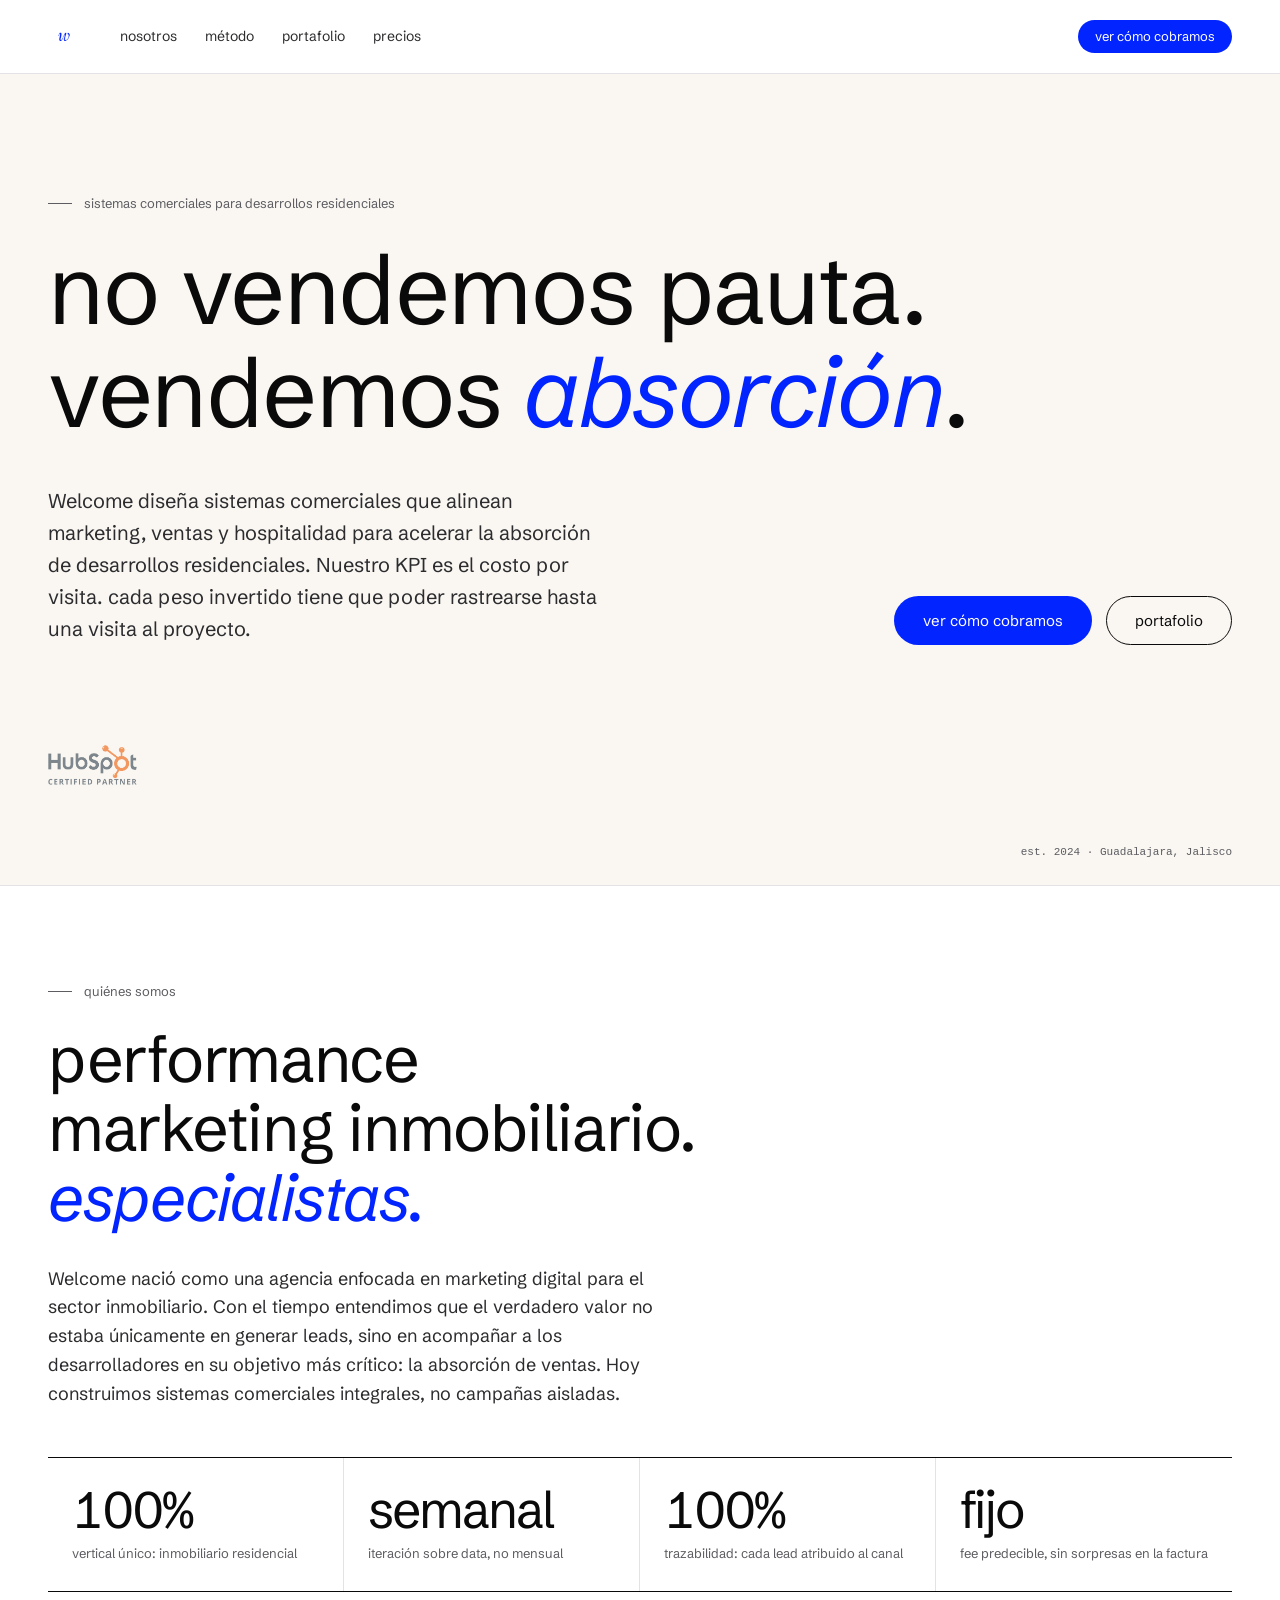
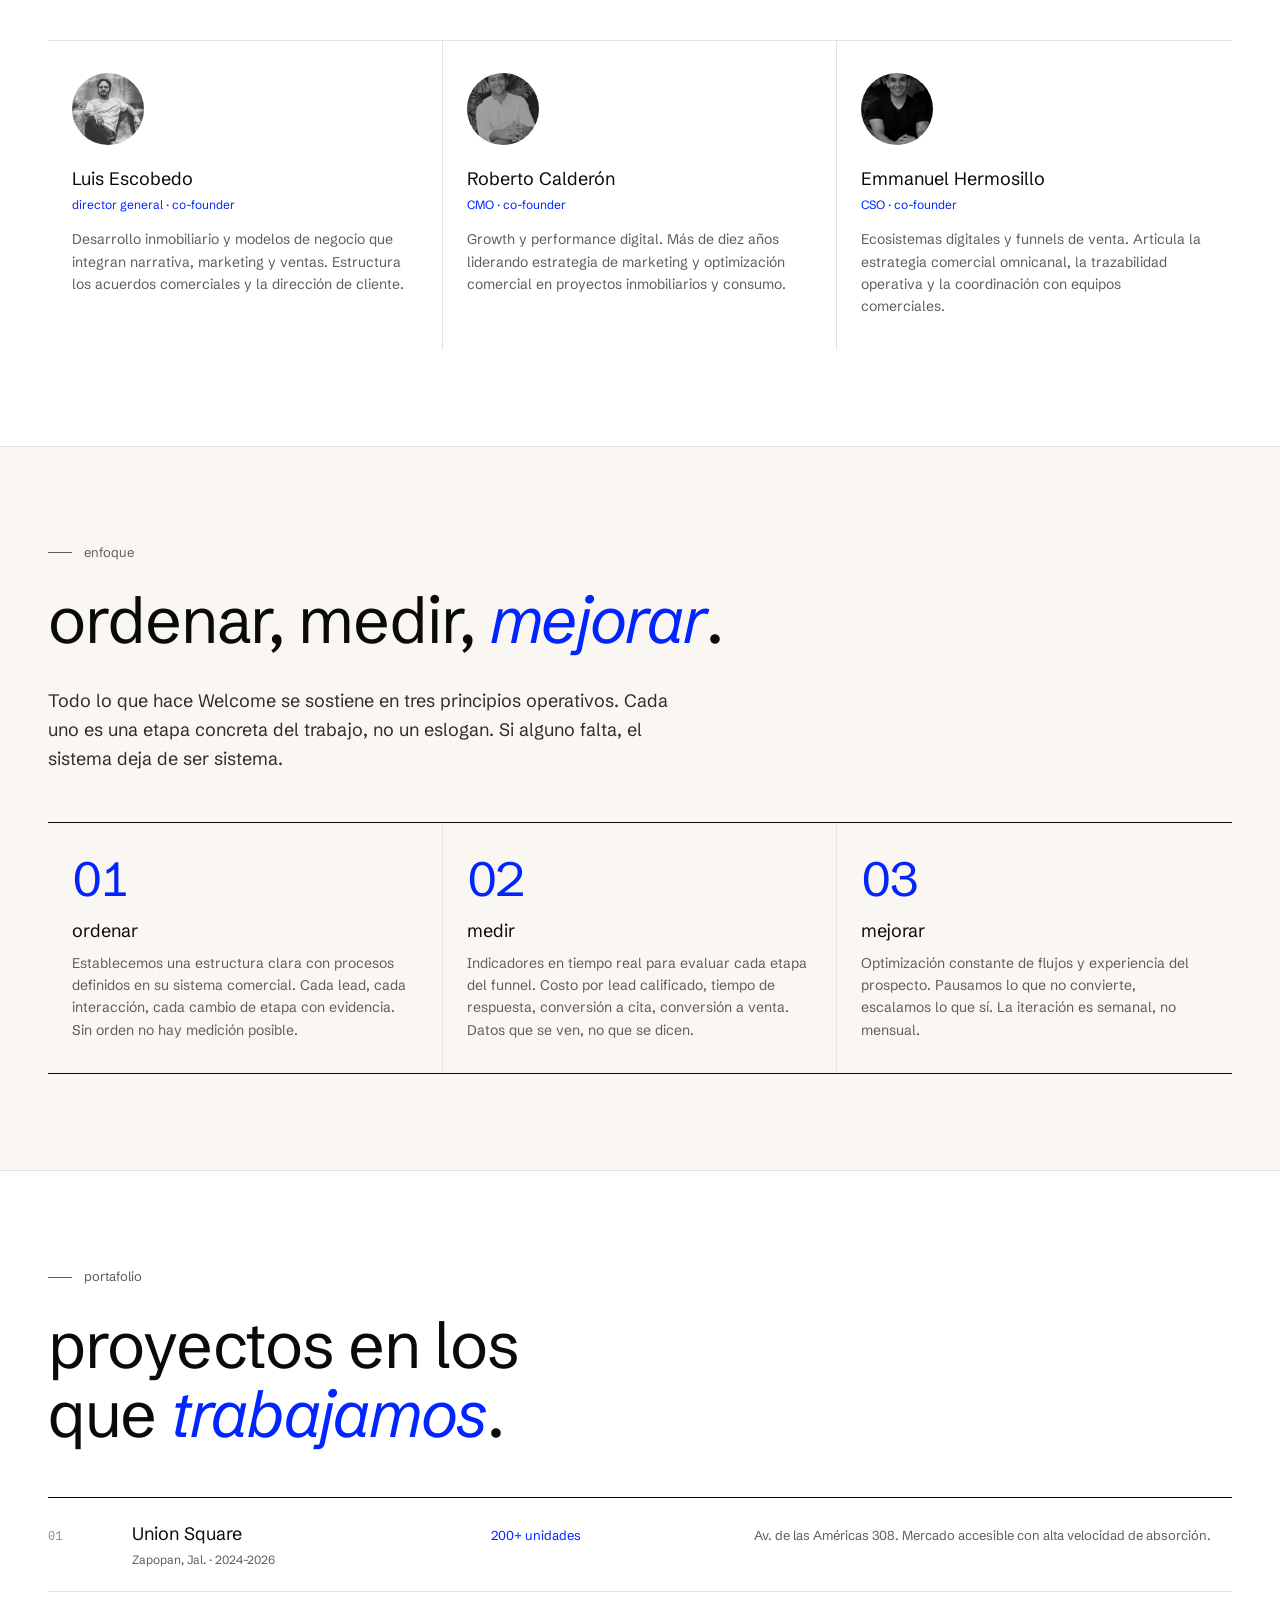
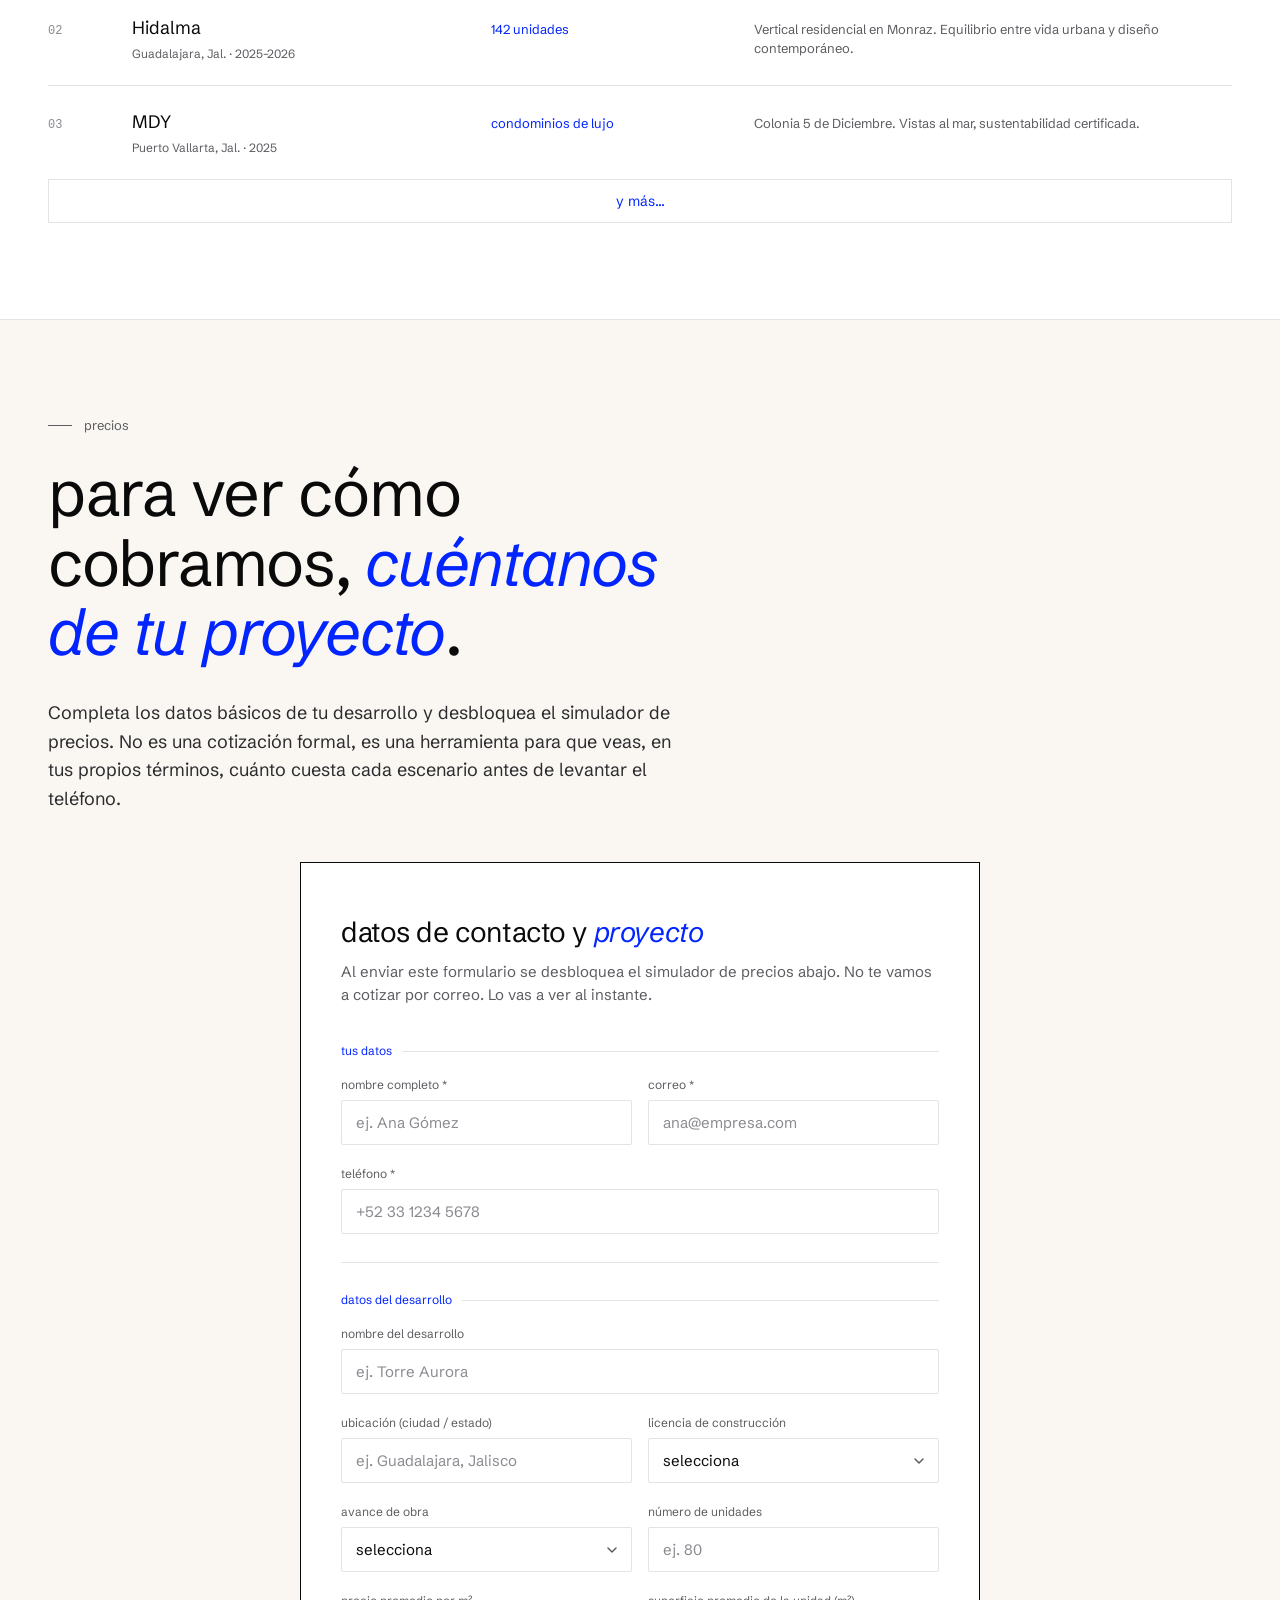
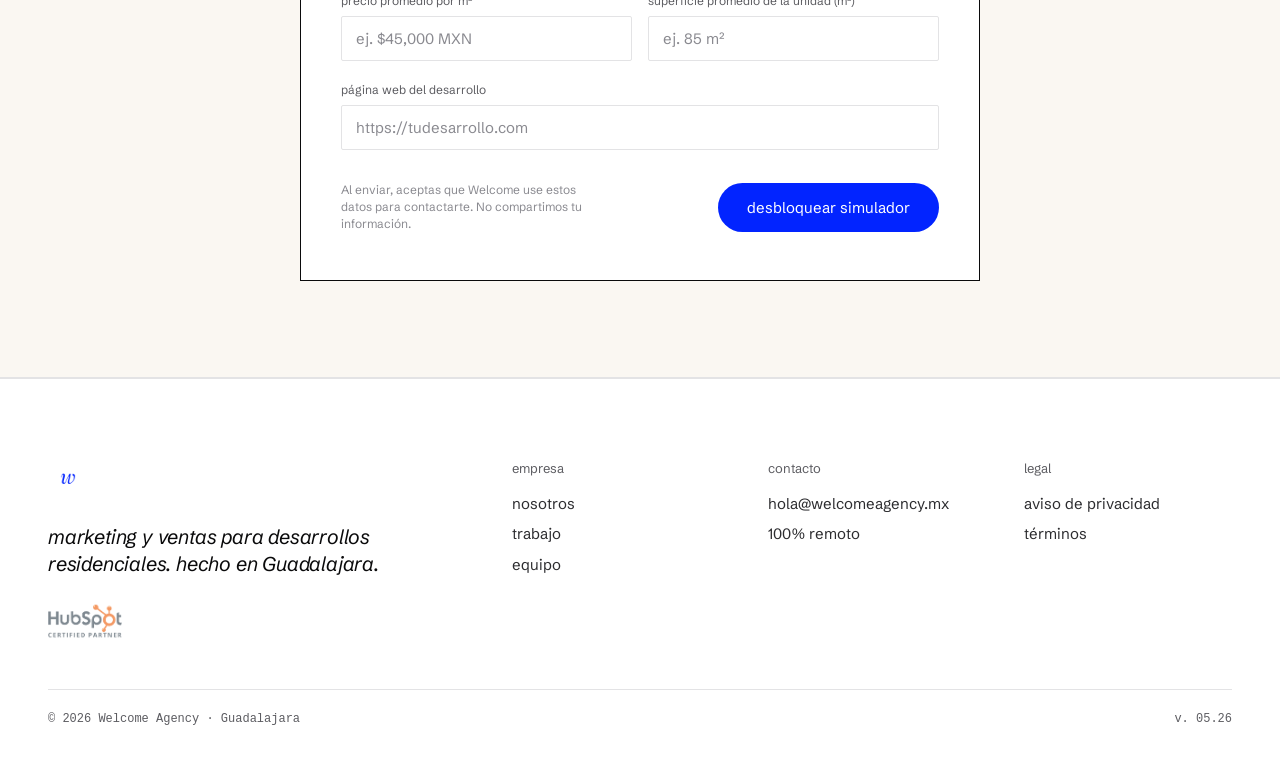
<file: index.html>
<!doctype html>
<html lang="es">
<head>
<meta charset="utf-8">
<title>Welcome Agency | sistemas comerciales para desarrollos residenciales</title>
<meta name="viewport" content="width=device-width, initial-scale=1">
<meta name="description" content="Welcome Agency diseña sistemas comerciales que alinean marketing, ventas y hospitalidad para acelerar la absorción de desarrollos residenciales. Guadalajara, México.">

<!-- Favicon -->
<link rel="icon" type="image/png" href="assets/favicon.png">
<link rel="apple-touch-icon" href="assets/favicon.png">

<!-- Open Graph / WhatsApp -->
<meta property="og:type" content="website">
<meta property="og:title" content="Welcome Agency | sistemas comerciales para desarrollos residenciales">
<meta property="og:description" content="Diseñamos sistemas comerciales que alinean marketing, ventas y hospitalidad para acelerar la absorción de desarrollos residenciales.">
<meta property="og:image" content="https://welcomeagency.mx/assets/favicon.png">
<meta property="og:url" content="https://welcomeagency.mx">
<meta property="og:site_name" content="Welcome Agency">

<!-- Twitter Card -->
<meta name="twitter:card" content="summary">
<meta name="twitter:title" content="Welcome Agency | sistemas comerciales para desarrollos residenciales">
<meta name="twitter:description" content="Marketing y ventas para desarrollos residenciales. Guadalajara, México.">
<meta name="twitter:image" content="https://welcomeagency.mx/assets/favicon.png">

<link rel="preconnect" href="https://fonts.googleapis.com">
<link rel="preconnect" href="https://fonts.gstatic.com" crossorigin>
<link href="https://fonts.googleapis.com/css2?family=Schibsted+Grotesk:ital,wght@0,400..900;1,400..900&display=swap" rel="stylesheet">
<style>
/* ============================================================
   WELCOME AGENCY — Conversion Landing Page
   Design system: Schibsted Grotesk 400 only, no bold, no serif,
   no uppercase titles, no black-on-blue, no emoji, pill buttons.
   ============================================================ */
:root {
  --welcome-blue:        #0224FF;
  --welcome-blue-deep:   #0118C9;
  --welcome-blue-bright: #2A47FF;
  --welcome-blue-tint:   #E5E8FF;
  --welcome-blue-soft:   #F2F3FF;
  --paper:        #FFFFFF;
  --paper-warm:   #FAF7F2;
  --ink:          #0A0A0B;
  --ink-2:        #2C2C2F;
  --ink-3:        #5C5C61;
  --ink-4:        #8A8A90;
  --rule:         #E3E3E5;
  --font-sans: 'Schibsted Grotesk', 'Helvetica Neue', Helvetica, Arial, sans-serif;
  --font-mono: ui-monospace, 'SF Mono', Menlo, Consolas, monospace;
  --ease: cubic-bezier(.2,.6,.2,1);
}
*, *::before, *::after { box-sizing: border-box; }
html { -webkit-font-smoothing: antialiased; -moz-osx-font-smoothing: grayscale; scroll-behavior: smooth; }
body {
  margin: 0;
  font-family: var(--font-sans);
  font-size: 16px;
  line-height: 1.5;
  color: var(--ink);
  background: var(--paper);
  font-variation-settings: 'wght' 400;
  font-weight: 400;
}
h1,h2,h3,h4,p { margin: 0; font-weight: 400; font-variation-settings: 'wght' 400; }
a { color: inherit; text-decoration: none; }
img { display: block; max-width: 100%; }
strong, b { font-weight: 400; font-style: italic; }

/* ---- NAV ---- */
.nav {
  display: flex; align-items: center; justify-content: space-between;
  padding: 20px 48px;
  border-bottom: 1px solid var(--rule);
  background: #fff;
  position: sticky; top: 0; z-index: 20;
}
.nav__logo { height: 32px; width: 32px; object-fit: contain; }
.nav__links { display: flex; gap: 28px; font-size: 14px; }
.nav__links a { color: var(--ink-2); transition: color .18s var(--ease); }
.nav__links a:hover { color: var(--welcome-blue); }
.nav__left { display: flex; align-items: center; gap: 40px; }
.btn {
  font-family: inherit; font-weight: 400; font-size: 14px;
  border: 1px solid transparent; cursor: pointer;
  border-radius: 999px;
  transition: all .18s var(--ease);
  display: inline-flex; align-items: center; gap: 8px;
  text-decoration: none; line-height: 1;
  padding: 13px 22px;
  background: var(--welcome-blue); color: #fff;
}
.btn:hover { background: var(--welcome-blue-deep); }
.btn--sm { padding: 9px 16px; font-size: 13px; }
.btn--secondary { background: transparent; color: var(--ink); border-color: var(--ink); }
.btn--secondary:hover { background: var(--ink); color: #fff; }
.btn--white { background: #fff; color: var(--welcome-blue); }
.btn--white:hover { background: var(--welcome-blue-tint); }
.btn--lg { padding: 16px 28px; font-size: 15px; }

/* ---- SECTIONS ---- */
.section { padding: 96px 48px; border-bottom: 1px solid var(--rule); }
.section--warm { background: var(--paper-warm); }
.section--blue { background: var(--welcome-blue); color: #fff; border-bottom-color: var(--welcome-blue-deep); }
.section__inner { max-width: 1200px; margin: 0 auto; }
.section__eyebrow { font-size: 13px; color: var(--ink-3); margin-bottom: 24px; display: flex; align-items: center; gap: 12px; }
.section__eyebrow::before { content: ''; width: 24px; height: 1px; background: currentColor; flex-shrink: 0; }
.section--blue .section__eyebrow { color: rgba(255,255,255,.7); }
.section--blue .section__eyebrow::before { background: rgba(255,255,255,.5); }
.section__title {
  font-size: clamp(36px, 5vw, 64px);
  line-height: 1.08; letter-spacing: -.02em;
  max-width: 18ch; text-wrap: balance;
  margin-bottom: 32px;
}
.section__title em { font-style: italic; color: var(--welcome-blue); }
.section--blue .section__title em { color: rgba(255,255,255,.85); }
.section__desc {
  font-size: 18px; line-height: 1.6; color: var(--ink-2);
  max-width: 58ch; margin-bottom: 48px;
}
.section--blue .section__desc { color: rgba(255,255,255,.88); }

/* ---- HERO ---- */
.hero { padding: 120px 48px 96px; background: var(--paper-warm); position: relative; border-bottom: 1px solid var(--rule); }
.hero__inner { max-width: 1200px; margin: 0 auto; }
.hero__title {
  font-size: clamp(48px, 7.5vw, 96px);
  line-height: 1.08; letter-spacing: -.015em;
  max-width: 16ch; text-wrap: balance;
  margin-bottom: 40px;
}
.hero__title em { font-style: italic; color: var(--welcome-blue); }
.hero__below { display: grid; grid-template-columns: 1fr 1fr; gap: 64px; align-items: end; }
.hero__desc { font-size: 20px; line-height: 1.6; color: var(--ink-2); max-width: 46ch; }
.hero__actions { display: flex; gap: 14px; justify-content: flex-end; }
.hero__meta { position: absolute; bottom: 24px; right: 48px; font-family: var(--font-mono); font-size: 11px; color: var(--ink-3); }

/* ---- STATS ROW ---- */
.stats-row {
  display: grid; grid-template-columns: repeat(4, 1fr);
  border-top: 1px solid var(--ink); border-bottom: 1px solid var(--ink);
  margin-top: 48px;
}
.stats-row--blue { border-color: rgba(255,255,255,.3); }
.stat-cell { padding: 28px 24px; border-right: 1px solid var(--rule); }
.stat-cell:last-child { border-right: 0; }
.stats-row--blue .stat-cell { border-right-color: rgba(255,255,255,.2); }
.stat-cell__val {
  font-size: clamp(36px, 4vw, 56px);
  line-height: .95; letter-spacing: -.04em;
  font-variant-numeric: tabular-nums;
  margin-bottom: 10px;
}
.stat-cell__label { font-size: 13px; color: var(--ink-3); line-height: 1.45; }
.stats-row--blue .stat-cell__label { color: rgba(255,255,255,.7); }

/* ---- TEAM ---- */
.team-grid { display: grid; grid-template-columns: repeat(3, 1fr); gap: 0; border-top: 1px solid var(--rule); margin-top: 48px; }
.team-card { padding: 32px 24px; border-right: 1px solid var(--rule); }
.team-card:last-child { border-right: 0; }
.team-card__avatar {
  width: 72px; height: 72px; border-radius: 999px;
  background: var(--ink); color: #fff;
  display: flex; align-items: center; justify-content: center;
  font-size: 18px; margin-bottom: 20px;
  overflow: hidden;
}
.team-card__avatar img { width: 100%; height: 100%; object-fit: cover; }
.team-card__name { font-size: 18px; margin-bottom: 4px; }
.team-card__role { font-size: 12px; color: var(--welcome-blue); margin-bottom: 14px; }
.team-card__desc { font-size: 14px; line-height: 1.6; color: var(--ink-3); }

/* ---- PORTFOLIO ---- */
.portfolio-list { border-top: 1px solid var(--ink); margin-top: 48px; }
.portfolio-row {
  display: grid; grid-template-columns: 60px 1.4fr 1fr 2fr;
  gap: 24px; padding: 22px 0; border-bottom: 1px solid var(--rule);
  align-items: baseline;
  transition: background .18s var(--ease);
}
.portfolio-row:hover { background: var(--paper-warm); }
.portfolio-row__idx { font-family: var(--font-mono); font-size: 12px; color: var(--ink-4); }
.portfolio-row__name { font-size: 18px; }
.portfolio-row__meta { font-size: 12px; color: var(--ink-3); margin-top: 4px; }
.portfolio-row__type { font-size: 13px; color: var(--welcome-blue); }
.portfolio-row__note { font-size: 13px; color: var(--ink-3); line-height: 1.5; }

/* ---- METHOD ---- */
.method-grid {
  display: grid; grid-template-columns: repeat(3, 1fr);
  border-top: 1px solid var(--ink); border-bottom: 1px solid var(--ink);
  margin-top: 48px;
}
.method-step { padding: 32px 24px; border-right: 1px solid var(--rule); }
.method-step:last-child { border-right: 0; }
.method-step__num { font-size: 48px; line-height: 1; letter-spacing: -.04em; color: var(--welcome-blue); font-variant-numeric: tabular-nums; margin-bottom: 14px; }
.method-step__name { font-size: 18px; margin-bottom: 8px; }
.method-step__desc { font-size: 14px; color: var(--ink-3); line-height: 1.6; }

/* ---- GATE FORM ---- */
.gate { position: relative; }
.gate__form-wrap {
  max-width: 680px; margin: 0 auto;
  background: var(--paper); border: 1px solid var(--ink);
  padding: 48px 40px;
}
.gate__form-title { font-size: 28px; letter-spacing: -.015em; margin-bottom: 8px; }
.gate__form-title em { font-style: italic; color: var(--welcome-blue); }
.gate__form-sub { font-size: 15px; color: var(--ink-3); margin-bottom: 36px; line-height: 1.5; }
.form-group { margin-bottom: 20px; }
.form-label { display: block; font-size: 12px; color: var(--ink-3); margin-bottom: 6px; }
.form-input {
  width: 100%; padding: 12px 14px;
  border: 1px solid var(--rule); border-radius: 2px;
  font-family: var(--font-sans); font-size: 15px;
  color: var(--ink); background: var(--paper);
  transition: border-color .18s var(--ease);
  outline: none;
}
.form-input:focus { border-color: var(--welcome-blue); }
.form-input::placeholder { color: var(--ink-4); }
select.form-input { -webkit-appearance: none; appearance: none; background-image: url("data:image/svg+xml,%3Csvg width='10' height='6' viewBox='0 0 10 6' fill='none' xmlns='http://www.w3.org/2000/svg'%3E%3Cpath d='M1 1l4 4 4-4' stroke='%235C5C61' stroke-width='1.5' stroke-linecap='round' stroke-linejoin='round'/%3E%3C/svg%3E"); background-repeat: no-repeat; background-position: right 14px center; padding-right: 36px; }
.form-row { display: grid; grid-template-columns: 1fr 1fr; gap: 16px; }
.form-divider { border: 0; border-top: 1px solid var(--rule); margin: 28px 0; }
.form-section-label { font-size: 12px; color: var(--welcome-blue); margin-bottom: 16px; display: flex; align-items: center; gap: 10px; }
.form-section-label::after { content: ''; flex: 1; height: 1px; background: var(--rule); }
.gate__form-footer { margin-top: 32px; display: flex; align-items: center; justify-content: space-between; gap: 16px; }
.gate__form-note { font-size: 12px; color: var(--ink-4); max-width: 36ch; line-height: 1.4; }

/* ---- COTIZADOR (hidden until form submitted) ---- */
.cotizador { display: none; }
.cotizador.is-visible { display: block; }

/* Simulator controls */
.sim-box { border: 1px solid var(--ink); background: var(--paper); margin-top: 40px; }
.sim-box__head { padding: 24px 28px; border-bottom: 1px solid var(--ink); background: var(--paper-warm); }
.sim-box__head h3 { font-size: 24px; letter-spacing: -.015em; margin-bottom: 4px; }
.sim-box__head p { font-size: 13px; color: var(--ink-3); line-height: 1.5; }
.sim-box__body { padding: 32px 28px; }
.sim-row { margin-bottom: 32px; }
.sim-row:last-child { margin-bottom: 0; }
.sim-row__label { font-size: 12px; color: var(--ink-3); margin-bottom: 12px; display: block; }

/* Tier picker */
.tier-pick { display: grid; grid-template-columns: 1fr 1fr; border: 1px solid var(--rule); }
.tier-btn {
  appearance: none; border: 0; background: var(--paper);
  padding: 16px 18px; text-align: left; cursor: pointer;
  font-family: var(--font-sans); border-right: 1px solid var(--rule);
  transition: all .18s var(--ease); color: var(--ink);
}
.tier-btn:last-child { border-right: 0; }
.tier-btn:hover:not(.is-active) { background: var(--paper-warm); }
.tier-btn.is-active { background: var(--welcome-blue); color: #fff; }
.tier-btn__name { font-size: 14px; margin-bottom: 3px; }
.tier-btn__meta { font-size: 11px; color: var(--ink-3); line-height: 1.35; }
.tier-btn.is-active .tier-btn__meta { color: rgba(255,255,255,.82); }

/* Stepper */
.stepper { display: flex; align-items: center; border: 1px solid var(--rule); width: fit-content; }
.stepper__btn {
  appearance: none; border: 0; background: var(--paper);
  font-family: var(--font-sans); width: 44px; height: 44px;
  font-size: 20px; cursor: pointer; color: var(--ink);
  transition: background .18s var(--ease); line-height: 1;
}
.stepper__btn:hover:not(:disabled) { background: var(--paper-warm); }
.stepper__btn:disabled { color: var(--ink-4); cursor: not-allowed; }
.stepper__val {
  min-width: 80px; text-align: center;
  font-size: 20px; font-variant-numeric: tabular-nums;
  border-left: 1px solid var(--rule); border-right: 1px solid var(--rule);
  padding: 10px 0; line-height: 1;
}
.stepper__meta { font-size: 12px; color: var(--ink-3); margin-top: 8px; }

/* Slider */
.slider { position: relative; padding: 6px 0 0; }
.slider__track { height: 4px; background: var(--rule); position: relative; border-radius: 2px; }
.slider__fill { position: absolute; left: 0; top: 0; height: 100%; background: var(--welcome-blue); border-radius: 2px; transition: width 80ms var(--ease); }
.slider input[type=range] {
  -webkit-appearance: none; appearance: none;
  width: 100%; height: 36px; background: transparent;
  cursor: pointer; position: absolute; top: -16px; left: 0; margin: 0;
}
.slider input[type=range]::-webkit-slider-thumb {
  -webkit-appearance: none; width: 20px; height: 20px; border-radius: 50%;
  background: var(--welcome-blue); border: 3px solid var(--paper);
  box-shadow: 0 1px 4px rgba(10,10,11,.15); cursor: pointer;
}
.slider input[type=range]::-moz-range-thumb {
  width: 20px; height: 20px; border-radius: 50%;
  background: var(--welcome-blue); border: 3px solid var(--paper);
  box-shadow: 0 1px 4px rgba(10,10,11,.15); cursor: pointer;
}
.slider__ends { display: flex; justify-content: space-between; margin-top: 14px; font-size: 11px; color: var(--ink-3); }

/* Hero numbers */
.sim-hero { display: grid; grid-template-columns: 1.4fr 1fr; margin-top: 32px; border: 1px solid var(--ink); }
.sim-hero__cell { padding: 36px 32px 32px; }
.sim-hero__cell--blue { background: var(--welcome-blue); color: #fff; }
.sim-hero__cell--ink { background: var(--ink); color: #fff; }
.sim-hero__label { font-size: 11px; letter-spacing: .1em; color: rgba(255,255,255,.7); margin-bottom: 18px; }
.sim-hero__num { font-size: clamp(48px, 8vw, 80px); line-height: .92; letter-spacing: -.04em; font-variant-numeric: tabular-nums; margin-bottom: 14px; }
.sim-hero__meta { font-size: 13px; color: rgba(255,255,255,.78); line-height: 1.4; }
.sim-msg {
  margin-top: 24px; padding: 18px 22px;
  background: var(--paper-warm); border-left: 3px solid var(--welcome-blue);
  font-size: 14px; line-height: 1.55; color: var(--ink-2);
}
.sim-foot {
  padding: 18px 28px; border-top: 1px solid var(--rule);
  background: var(--paper-warm); font-size: 11px; color: var(--ink-3); line-height: 1.6;
}

/* ---- PACKAGES ---- */
.tiers { display: grid; grid-template-columns: 1fr 1fr; border-top: 1px solid var(--ink); border-bottom: 1px solid var(--ink); margin-top: 40px; }
.tier { padding: 40px 28px; border-right: 1px solid var(--rule); display: flex; flex-direction: column; }
.tier:last-child { border-right: 0; }
.tier--blue { background: var(--welcome-blue); color: #fff; }
.tier__eyebrow { font-size: 12px; color: var(--ink-3); margin-bottom: 8px; }
.tier--blue .tier__eyebrow { color: rgba(255,255,255,.7); }
.tier__name { font-size: 28px; letter-spacing: -.015em; margin-bottom: 6px; }
.tier__name em { font-style: italic; }
.tier__tagline { font-size: 14px; color: var(--ink-3); margin-bottom: 20px; line-height: 1.5; }
.tier--blue .tier__tagline { color: rgba(255,255,255,.8); }
.tier__kpi { background: var(--paper-warm); padding: 12px 14px; margin-bottom: 20px; border-left: 2px solid var(--welcome-blue); }
.tier--blue .tier__kpi { background: rgba(255,255,255,.12); border-left-color: #fff; }
.tier__kpi-label { font-size: 10px; color: var(--welcome-blue); margin-bottom: 2px; }
.tier--blue .tier__kpi-label { color: rgba(255,255,255,.8); }
.tier__kpi-val { font-size: 14px; }
.tier__list { list-style: none; padding: 0; margin: 0; flex: 1; }
.tier__list li { padding: 12px 0; border-bottom: 1px solid var(--rule); font-size: 14px; line-height: 1.5; color: var(--ink-2); display: flex; gap: 12px; }
.tier__list li:last-child { border-bottom: 0; }
.tier--blue .tier__list li { border-bottom-color: rgba(255,255,255,.18); color: rgba(255,255,255,.92); }
.tier__list-num { font-family: var(--font-mono); font-size: 11px; color: var(--welcome-blue); padding-top: 3px; flex-shrink: 0; }
.tier--blue .tier__list-num { color: rgba(255,255,255,.7); }
.tier__note { margin-top: 20px; font-size: 12px; color: var(--ink-3); line-height: 1.55; padding-top: 16px; border-top: 1px solid var(--rule); }
.tier--blue .tier__note { color: rgba(255,255,255,.7); border-top-color: rgba(255,255,255,.2); }

/* ---- DD CTA ---- */
.dd-cta { text-align: center; max-width: 640px; margin: 0 auto; }
.dd-cta__title { font-size: clamp(32px, 4vw, 48px); line-height: 1.08; letter-spacing: -.02em; margin-bottom: 20px; text-wrap: balance; }
.dd-cta__title em { font-style: italic; color: rgba(255,255,255,.85); }
.dd-cta__desc { font-size: 17px; color: rgba(255,255,255,.85); line-height: 1.55; margin-bottom: 36px; }
.dd-steps { display: grid; grid-template-columns: repeat(3, 1fr); gap: 0; border-top: 1px solid rgba(255,255,255,.3); border-bottom: 1px solid rgba(255,255,255,.3); margin-bottom: 40px; }
.dd-step { padding: 24px 20px; border-right: 1px solid rgba(255,255,255,.2); text-align: left; }
.dd-step:last-child { border-right: 0; }
.dd-step__num { font-size: 32px; line-height: 1; color: rgba(255,255,255,.5); letter-spacing: -.03em; margin-bottom: 10px; font-variant-numeric: tabular-nums; }
.dd-step__name { font-size: 15px; margin-bottom: 6px; }
.dd-step__desc { font-size: 13px; color: rgba(255,255,255,.7); line-height: 1.5; }

/* ---- TERMS ---- */
.terms-grid { display: grid; grid-template-columns: 1fr 1fr; gap: 0; border-top: 1px solid var(--rule); margin-top: 40px; }
.terms-item { display: grid; grid-template-columns: 40px 1fr; gap: 14px; padding: 24px 0; padding-right: 28px; border-bottom: 1px solid var(--rule); border-right: 1px solid var(--rule); align-items: start; }
.terms-item:nth-child(2n) { border-right: 0; padding-right: 0; padding-left: 28px; }
.terms-item__num { font-family: var(--font-mono); font-size: 12px; color: var(--welcome-blue); padding-top: 2px; }
.terms-item h4 { font-size: 15px; margin-bottom: 6px; }
.terms-item p { font-size: 13px; color: var(--ink-3); line-height: 1.6; }

/* ---- CONTACT CARD ---- */
.contact-card { border: 1px solid var(--ink); background: var(--welcome-blue); color: #fff; padding: 32px 28px; max-width: 380px; }
.contact-card__eyebrow { font-size: 11px; color: rgba(255,255,255,.6); margin-bottom: 14px; }
.contact-card__name { font-size: 22px; margin-bottom: 4px; }
.contact-card__role { font-size: 13px; color: rgba(255,255,255,.75); margin-bottom: 20px; }
.contact-card dl { margin: 0; border-top: 1px solid rgba(255,255,255,.3); padding-top: 14px; }
.contact-card dl > div { display: flex; justify-content: space-between; gap: 12px; padding: 6px 0; font-size: 13px; }
.contact-card dt { color: rgba(255,255,255,.6); }
.contact-card dd { margin: 0; color: #fff; text-align: right; }

/* ---- FOOTER ---- */
.footer {
  background: #fff; padding: 80px 48px 32px; border-top: 1px solid var(--rule);
}
.footer__inner { max-width: 1200px; margin: 0 auto; }
.footer__grid { display: grid; grid-template-columns: 2fr 1fr 1fr 1fr; gap: 48px; padding-bottom: 48px; border-bottom: 1px solid var(--rule); }
.footer__logo { height: 40px; width: 40px; margin-bottom: 24px; }
.footer__tagline { font-style: italic; font-size: 20px; line-height: 1.35; color: var(--ink); max-width: 28ch; letter-spacing: -.01em; }
.footer__col-header { font-size: 13px; color: var(--ink-3); margin-bottom: 14px; }
.footer__col-link { font-size: 15px; margin-bottom: 8px; color: var(--ink-2); cursor: pointer; transition: color .18s; }
.footer__col-link:hover { color: var(--welcome-blue); }
.footer__bottom { padding-top: 20px; display: flex; justify-content: space-between; font-size: 12px; color: var(--ink-3); font-family: var(--font-mono); }

/* ---- REVEAL ---- */
.reveal { opacity: 0; transform: translateY(12px); transition: opacity .6s var(--ease), transform .6s var(--ease); }
.reveal.visible { opacity: 1; transform: translateY(0); }

/* ---- RESPONSIVE ---- */
@media (max-width: 960px) {
  .nav, .hero, .section, .footer { padding-left: 24px; padding-right: 24px; }
  .hero__below { grid-template-columns: 1fr; gap: 32px; }
  .hero__actions { justify-content: flex-start; }
  .stats-row { grid-template-columns: 1fr 1fr; }
  .stat-cell:nth-child(2) { border-right: 0; }
  .stat-cell:nth-child(2) ~ .stat-cell:nth-child(3) { border-right: 1px solid var(--rule); }
  .team-grid { grid-template-columns: 1fr; }
  .team-card { border-right: 0; border-bottom: 1px solid var(--rule); }
  .team-card:last-child { border-bottom: 0; }
  .portfolio-row { grid-template-columns: 40px 1fr; gap: 10px; }
  .portfolio-row__type, .portfolio-row__note { grid-column: 2; }
  .method-grid { grid-template-columns: 1fr; }
  .method-step { border-right: 0; border-bottom: 1px solid var(--rule); }
  .method-step:last-child { border-bottom: 0; }
  .tiers { grid-template-columns: 1fr; }
  .tier { border-right: 0; border-bottom: 1px solid var(--rule); }
  .tier:last-child { border-bottom: 0; }
  .sim-hero { grid-template-columns: 1fr; }
  .dd-steps { grid-template-columns: 1fr; }
  .dd-step { border-right: 0; border-bottom: 1px solid rgba(255,255,255,.2); }
  .dd-step:last-child { border-bottom: 0; }
  .terms-grid { grid-template-columns: 1fr; }
  .terms-item { border-right: 0; padding-right: 0; }
  .terms-item:nth-child(2n) { padding-left: 0; }
  .footer__grid { grid-template-columns: 1fr 1fr; }
  .form-row { grid-template-columns: 1fr; }
}
@media (max-width: 600px) {
  .nav__links { display: none; }
  .stats-row { grid-template-columns: 1fr; }
  .stat-cell { border-right: 0; border-bottom: 1px solid var(--rule); }
  .stat-cell:last-child { border-bottom: 0; }
  .hero__title { font-size: clamp(36px, 10vw, 64px); }
  .tier-pick { grid-template-columns: 1fr; }
  .tier-btn { border-right: 0; border-bottom: 1px solid var(--rule); }
  .tier-btn:last-child { border-bottom: 0; }
  .footer__grid { grid-template-columns: 1fr; }
}

/* ---- FORM GATE SUCCESS STATE ---- */
.gate-success { display: none; text-align: center; padding: 48px 32px; border: 1px solid var(--welcome-blue); background: var(--welcome-blue-soft); }
.gate-success.is-visible { display: block; }
.gate-success h3 { font-size: 24px; margin-bottom: 12px; letter-spacing: -.015em; }
.gate-success p { font-size: 15px; color: var(--ink-2); }

/* ---- PORTFOLIO TOGGLE ---- */
.portfolio-toggle {
  appearance: none; border: 1px solid var(--rule); background: var(--paper);
  font-family: var(--font-sans); font-size: 14px; color: var(--welcome-blue);
  padding: 12px 28px; cursor: pointer; width: 100%;
  transition: background .18s var(--ease); margin-top: -1px;
}
.portfolio-toggle:hover { background: var(--welcome-blue-soft); }
.portfolio-extra { display: none; }
.portfolio-extra.is-open { display: block; }
</style>
</head>
<body>

<!-- ======== NAV ======== -->
<nav class="nav">
  <div class="nav__left">
    <a href="#top"><img src="assets/logo-w-blue.png" alt="Welcome" class="nav__logo"></a>
    <div class="nav__links">
      <a href="#nosotros">nosotros</a>
      <a href="#metodo">m&eacute;todo</a>
      <a href="#portafolio">portafolio</a>
      <a href="#precios">precios</a>
    </div>
  </div>
  <a href="#precios" class="btn btn--sm">ver c&oacute;mo cobramos</a>
</nav>

<!-- ======== HERO ======== -->
<section class="hero" id="top">
  <div class="hero__inner">
    <div class="section__eyebrow reveal">sistemas comerciales para desarrollos residenciales</div>
    <h1 class="hero__title reveal">
      no vendemos pauta. vendemos <em>absorci&oacute;n</em>.
    </h1>
    <div class="hero__below reveal">
      <p class="hero__desc">
        Welcome dise&ntilde;a sistemas comerciales que alinean marketing, ventas y hospitalidad
        para acelerar la absorci&oacute;n de desarrollos residenciales. Nuestro KPI es el
        costo por visita. cada peso invertido tiene que poder rastrearse hasta una
        visita al proyecto.
      </p>
      <div class="hero__actions">
        <a href="#precios" class="btn btn--lg">ver c&oacute;mo cobramos</a>
        <a href="#portafolio" class="btn btn--secondary btn--lg">portafolio</a>
      </div>
      <div style="margin-top:32px;display:flex;align-items:center;gap:12px">
        <img src="assets/hubspot-partner.png" alt="HubSpot Certified Partner" style="height:48px;width:auto;opacity:.7">
      </div>
    </div>
  </div>
  <div class="hero__meta">est. 2024 &middot; Guadalajara, Jalisco</div>
</section>

<!-- ======== NOSOTROS ======== -->
<section class="section" id="nosotros">
  <div class="section__inner">
    <div class="section__eyebrow reveal">qui&eacute;nes somos</div>
    <h2 class="section__title reveal">performance marketing inmobiliario. <em>especialistas.</em></h2>
    <p class="section__desc reveal">
      Welcome naci&oacute; como una agencia enfocada en marketing digital para el sector inmobiliario.
      Con el tiempo entendimos que el verdadero valor no estaba &uacute;nicamente en generar leads,
      sino en acompa&ntilde;ar a los desarrolladores en su objetivo m&aacute;s cr&iacute;tico: la absorci&oacute;n de ventas.
      Hoy construimos sistemas comerciales integrales, no campa&ntilde;as aisladas.
    </p>
    <div class="stats-row reveal">
      <div class="stat-cell">
        <div class="stat-cell__val">100%</div>
        <div class="stat-cell__label">vertical &uacute;nico: inmobiliario residencial</div>
      </div>
      <div class="stat-cell">
        <div class="stat-cell__val">semanal</div>
        <div class="stat-cell__label">iteraci&oacute;n sobre data, no mensual</div>
      </div>
      <div class="stat-cell">
        <div class="stat-cell__val">100%</div>
        <div class="stat-cell__label">trazabilidad: cada lead atribuido al canal</div>
      </div>
      <div class="stat-cell">
        <div class="stat-cell__val">fijo</div>
        <div class="stat-cell__label">fee predecible, sin sorpresas en la factura</div>
      </div>
    </div>

    <!-- Team -->
    <div class="team-grid reveal">
      <div class="team-card">
        <div class="team-card__avatar"><img src="assets/team-luis.jpg" alt="Luis Escobedo"></div>
        <div class="team-card__name">Luis Escobedo</div>
        <div class="team-card__role">director general &middot; co-founder</div>
        <div class="team-card__desc">Desarrollo inmobiliario y modelos de negocio que integran narrativa, marketing y ventas. Estructura los acuerdos comerciales y la direcci&oacute;n de cliente.</div>
      </div>
      <div class="team-card">
        <div class="team-card__avatar"><img src="assets/team-roberto.jpg" alt="Roberto Calder&oacute;n"></div>
        <div class="team-card__name">Roberto Calder&oacute;n</div>
        <div class="team-card__role">CMO &middot; co-founder</div>
        <div class="team-card__desc">Growth y performance digital. M&aacute;s de diez a&ntilde;os liderando estrategia de marketing y optimizaci&oacute;n comercial en proyectos inmobiliarios y consumo.</div>
      </div>
      <div class="team-card">
        <div class="team-card__avatar"><img src="assets/team-emmanuel.jpg" alt="Emmanuel Hermosillo"></div>
        <div class="team-card__name">Emmanuel Hermosillo</div>
        <div class="team-card__role">CSO &middot; co-founder</div>
        <div class="team-card__desc">Ecosistemas digitales y funnels de venta. Articula la estrategia comercial omnicanal, la trazabilidad operativa y la coordinaci&oacute;n con equipos comerciales.</div>
      </div>
    </div>
  </div>
</section>

<!-- ======== METODO ======== -->
<section class="section section--warm" id="metodo">
  <div class="section__inner">
    <div class="section__eyebrow reveal">enfoque</div>
    <h2 class="section__title reveal">ordenar, medir, <em>mejorar</em>.</h2>
    <p class="section__desc reveal">
      Todo lo que hace Welcome se sostiene en tres principios operativos. Cada uno es una etapa concreta del trabajo, no un eslogan. Si alguno falta, el sistema deja de ser sistema.
    </p>
    <div class="method-grid reveal">
      <div class="method-step">
        <div class="method-step__num">01</div>
        <div class="method-step__name">ordenar</div>
        <div class="method-step__desc">Establecemos una estructura clara con procesos definidos en su sistema comercial. Cada lead, cada interacci&oacute;n, cada cambio de etapa con evidencia. Sin orden no hay medici&oacute;n posible.</div>
      </div>
      <div class="method-step">
        <div class="method-step__num">02</div>
        <div class="method-step__name">medir</div>
        <div class="method-step__desc">Indicadores en tiempo real para evaluar cada etapa del funnel. Costo por lead calificado, tiempo de respuesta, conversi&oacute;n a cita, conversi&oacute;n a venta. Datos que se ven, no que se dicen.</div>
      </div>
      <div class="method-step">
        <div class="method-step__num">03</div>
        <div class="method-step__name">mejorar</div>
        <div class="method-step__desc">Optimizaci&oacute;n constante de flujos y experiencia del prospecto. Pausamos lo que no convierte, escalamos lo que s&iacute;. La iteraci&oacute;n es semanal, no mensual.</div>
      </div>
    </div>
  </div>
</section>

<!-- ======== PORTAFOLIO ======== -->
<section class="section" id="portafolio">
  <div class="section__inner">
    <div class="section__eyebrow reveal">portafolio</div>
    <h2 class="section__title reveal">proyectos en los que <em>trabajamos</em>.</h2>
    <div class="portfolio-list reveal">
      <div class="portfolio-row">
        <div class="portfolio-row__idx">01</div>
        <div><div class="portfolio-row__name">Union Square</div><div class="portfolio-row__meta">Zapopan, Jal. &middot; 2024&ndash;2026</div></div>
        <div class="portfolio-row__type">200+ unidades</div>
        <div class="portfolio-row__note">Av. de las Am&eacute;ricas 308. Mercado accesible con alta velocidad de absorci&oacute;n.</div>
      </div>
      <div class="portfolio-row">
        <div class="portfolio-row__idx">02</div>
        <div><div class="portfolio-row__name">Hidalma</div><div class="portfolio-row__meta">Guadalajara, Jal. &middot; 2025&ndash;2026</div></div>
        <div class="portfolio-row__type">142 unidades</div>
        <div class="portfolio-row__note">Vertical residencial en Monraz. Equilibrio entre vida urbana y dise&ntilde;o contempor&aacute;neo.</div>
      </div>
      <div class="portfolio-row">
        <div class="portfolio-row__idx">03</div>
        <div><div class="portfolio-row__name">MDY</div><div class="portfolio-row__meta">Puerto Vallarta, Jal. &middot; 2025</div></div>
        <div class="portfolio-row__type">condominios de lujo</div>
        <div class="portfolio-row__note">Colonia 5 de Diciembre. Vistas al mar, sustentabilidad certificada.</div>
      </div>
      <button class="portfolio-toggle" id="portfolioToggle" onclick="togglePortfolio()">y m&aacute;s...</button>
      <div class="portfolio-extra" id="portfolioExtra">
        <div class="portfolio-row">
          <div class="portfolio-row__idx">04</div>
          <div><div class="portfolio-row__name">Bosque Tulum</div><div class="portfolio-row__meta">Tulum, Q. Roo &middot; 2024&ndash;2025</div></div>
          <div class="portfolio-row__type">20 lotes</div>
          <div class="portfolio-row__note">Plurifamiliares y comercial. Ecosistema entre arquitectura y naturaleza.</div>
        </div>
        <div class="portfolio-row">
          <div class="portfolio-row__idx">05</div>
          <div><div class="portfolio-row__name">Solar &middot; Ojos de Agua</div><div class="portfolio-row__meta">Av&aacute;ndaro, Edo. M&eacute;x. &middot; 2024&ndash;2025</div></div>
          <div class="portfolio-row__type">lotes unifamiliares</div>
          <div class="portfolio-row__note">H&aacute;bitat regenerativo. Biopiscinas, yoga shala, casa de arte.</div>
        </div>
        <div class="portfolio-row">
          <div class="portfolio-row__idx">06</div>
          <div><div class="portfolio-row__name">LOTU 587</div><div class="portfolio-row__meta">Zapopan, Jal. &middot; 2025&ndash;2026</div></div>
          <div class="portfolio-row__type">inversi&oacute;n inteligente</div>
          <div class="portfolio-row__note">Posicionamiento de inversi&oacute;n inmobiliaria.</div>
        </div>
        <div class="portfolio-row">
          <div class="portfolio-row__idx">07</div>
          <div><div class="portfolio-row__name">Casa Mango</div><div class="portfolio-row__meta">La Saladita, Gro. &middot; 2024&ndash;2025</div></div>
          <div class="portfolio-row__type">residencia de playa</div>
          <div class="portfolio-row__note">Refugio sofisticado. Conexi&oacute;n &iacute;ntima con el ritmo del mar.</div>
        </div>
        <div class="portfolio-row">
          <div class="portfolio-row__idx">08</div>
          <div><div class="portfolio-row__name">Bosque Seattle</div><div class="portfolio-row__meta">Zapopan, Jal. &middot; 2025</div></div>
          <div class="portfolio-row__type">desarrollo sustentable</div>
          <div class="portfolio-row__note">Integraci&oacute;n con la naturaleza. Habitabilidad consciente.</div>
        </div>
      </div>
    </div>
  </div>
</section>

<!-- ======== PRECIOS — GATE ======== -->
<section class="section section--warm gate" id="precios">
  <div class="section__inner">
    <div class="section__eyebrow reveal">precios</div>
    <h2 class="section__title reveal">para ver c&oacute;mo cobramos, <em>cu&eacute;ntanos de tu proyecto</em>.</h2>
    <p class="section__desc reveal">
      Completa los datos b&aacute;sicos de tu desarrollo y desbloquea el simulador de precios.
      No es una cotizaci&oacute;n formal, es una herramienta para que veas, en tus propios t&eacute;rminos,
      cu&aacute;nto cuesta cada escenario antes de levantar el tel&eacute;fono.
    </p>

    <!-- FORM -->
    <div class="gate__form-wrap reveal" id="gateForm">
      <div class="gate__form-title">datos de contacto y <em>proyecto</em></div>
      <div class="gate__form-sub">Al enviar este formulario se desbloquea el simulador de precios abajo. No te vamos a cotizar por correo. Lo vas a ver al instante.</div>

      <form id="leadForm" onsubmit="return handleGateSubmit(event)">
        <div class="form-section-label">tus datos</div>
        <div class="form-row">
          <div class="form-group">
            <label class="form-label">nombre completo *</label>
            <input class="form-input" type="text" name="nombre" required placeholder="ej. Ana G&oacute;mez">
          </div>
          <div class="form-group">
            <label class="form-label">correo *</label>
            <input class="form-input" type="email" name="correo" required placeholder="ana@empresa.com">
          </div>
        </div>
        <div class="form-group">
          <label class="form-label">tel&eacute;fono *</label>
          <input class="form-input" type="tel" name="telefono" required placeholder="+52 33 1234 5678">
        </div>

        <hr class="form-divider">
        <div class="form-section-label">datos del desarrollo</div>

        <div class="form-group">
          <label class="form-label">nombre del desarrollo</label>
          <input class="form-input" type="text" name="desarrollo" placeholder="ej. Torre Aurora">
        </div>
        <div class="form-row">
          <div class="form-group">
            <label class="form-label">ubicaci&oacute;n (ciudad / estado)</label>
            <input class="form-input" type="text" name="ubicacion" placeholder="ej. Guadalajara, Jalisco">
          </div>
          <div class="form-group">
            <label class="form-label">licencia de construcci&oacute;n</label>
            <select class="form-input" name="licencia">
              <option value="">selecciona</option>
              <option value="si">s&iacute;, vigente</option>
              <option value="en-tramite">en tr&aacute;mite</option>
              <option value="no">no la tenemos a&uacute;n</option>
            </select>
          </div>
        </div>
        <div class="form-row">
          <div class="form-group">
            <label class="form-label">avance de obra</label>
            <select class="form-input" name="avance">
              <option value="">selecciona</option>
              <option value="preventa">preventa (sin obra)</option>
              <option value="0-30">0&ndash;30%</option>
              <option value="30-60">30&ndash;60%</option>
              <option value="60-90">60&ndash;90%</option>
              <option value="90-100">90&ndash;100% o entregado</option>
            </select>
          </div>
          <div class="form-group">
            <label class="form-label">n&uacute;mero de unidades</label>
            <input class="form-input" type="number" name="unidades" placeholder="ej. 80">
          </div>
        </div>
        <div class="form-row">
          <div class="form-group">
            <label class="form-label">precio promedio por m&sup2;</label>
            <input class="form-input" type="text" name="precio_m2" placeholder="ej. $45,000 MXN">
          </div>
          <div class="form-group">
            <label class="form-label">superficie promedio de la unidad (m&sup2;)</label>
            <input class="form-input" type="text" name="superficie" placeholder="ej. 85 m&sup2;">
          </div>
        </div>
        <div class="form-group">
          <label class="form-label">p&aacute;gina web del desarrollo</label>
          <input class="form-input" type="url" name="web" placeholder="https://tudesarrollo.com">
        </div>

        <div class="gate__form-footer">
          <div class="gate__form-note">Al enviar, aceptas que Welcome use estos datos para contactarte. No compartimos tu informaci&oacute;n.</div>
          <button type="submit" class="btn btn--lg">desbloquear simulador</button>
        </div>
      </form>
    </div>

    <!-- Success message -->
    <div class="gate-success" id="gateSuccess">
      <h3>datos recibidos</h3>
      <p>Baja para ver el simulador de precios. Ya puedes configurar tu escenario.</p>
    </div>
  </div>
</section>

<!-- ======== COTIZADOR (hidden until gate) ======== -->
<div class="cotizador" id="cotizador">

  <!-- Paquetes -->
  <section class="section">
    <div class="section__inner">
      <div class="section__eyebrow reveal">paquetes</div>
      <h2 class="section__title reveal">dos niveles. <em>mismo rigor, distinto alcance</em>.</h2>
      <p class="section__desc reveal">
        Welcome entrega lo mismo en ambos paquetes: estrategia, ejecuci&oacute;n y optimizaci&oacute;n del canal digital.
        En Performance te generamos los leads. En Plus, adem&aacute;s nos sentamos con tu equipo de ventas a convertirlos.
      </p>
      <div class="tiers reveal">
        <article class="tier">
          <div class="tier__eyebrow">paquete 01 &middot; base</div>
          <div class="tier__name">marketing <em>performance</em></div>
          <div class="tier__tagline">Pauta digital con disciplina. Leads calificados al equipo comercial del desarrollador. Ellos los cierran.</div>
          <div class="tier__kpi">
            <div class="tier__kpi-label">KPI defendido</div>
            <div class="tier__kpi-val">costo por lead calificado</div>
          </div>
          <ul class="tier__list">
            <li><span class="tier__list-num">01</span><span>Estrategia y ejecuci&oacute;n de pauta digital: Meta Ads, Google Ads, program&aacute;tico.</span></li>
            <li><span class="tier__list-num">02</span><span>Optimizaci&oacute;n semanal de campa&ntilde;as y creativos.</span></li>
            <li><span class="tier__list-num">03</span><span>Generaci&oacute;n y calificaci&oacute;n de leads bajo definici&oacute;n consensuada.</span></li>
            <li><span class="tier__list-num">04</span><span>Reuni&oacute;n semanal con el director comercial. 30 min: indicadores y siguientes pasos.</span></li>
            <li><span class="tier__list-num">05</span><span>Setup de tracking: p&iacute;xeles, eventos, UTMs y atribuci&oacute;n entre canales.</span></li>
            <li><span class="tier__list-num">06</span><span>Reporte mensual con trazabilidad por campa&ntilde;a, creativo y unidad.</span></li>
          </ul>
          <div class="tier__note">Welcome no se involucra con asesores ni con el equipo comercial por proyecto. La conversi&oacute;n del lead al cierre queda 100% del lado del desarrollador.</div>
        </article>
        <article class="tier tier--blue">
          <div class="tier__eyebrow">paquete 02 &middot; recomendado</div>
          <div class="tier__name">performance <em>plus</em></div>
          <div class="tier__tagline">Todo lo anterior, m&aacute;s involucramiento operativo con el equipo comercial por proyecto.</div>
          <div class="tier__kpi">
            <div class="tier__kpi-label">KPI defendido</div>
            <div class="tier__kpi-val">costo por visita al proyecto</div>
          </div>
          <ul class="tier__list">
            <li><span class="tier__list-num">01</span><span>Todo lo incluido en Marketing Performance.</span></li>
            <li><span class="tier__list-num">02</span><span>Welcome coordina el proceso de calificaci&oacute;n de leads con el equipo comercial.</span></li>
            <li><span class="tier__list-num">03</span><span>Onboarding inicial de 2 d&iacute;as con el equipo. Gu&iacute;as de prospecci&oacute;n y seguimiento.</span></li>
            <li><span class="tier__list-num">04</span><span>Sesi&oacute;n semanal con asesores. Diagn&oacute;stico, qu&eacute; atora, qu&eacute; funciona.</span></li>
            <li><span class="tier__list-num">05</span><span>Auditor&iacute;a de tiempos de respuesta y conversi&oacute;n por etapa del funnel.</span></li>
            <li><span class="tier__list-num">06</span><span>Diagn&oacute;stico continuo del proceso comercial reportado al director comercial.</span></li>
          </ul>
          <div class="tier__note">No incluye al Lead Qualifier / CSR. Esa figura la pone el desarrollador. Welcome la capacita y le da seguimiento operativo.</div>
        </article>
      </div>
    </div>
  </section>

  <!-- Simulador -->
  <section class="section section--warm" id="simulador">
    <div class="section__inner">
      <div class="section__eyebrow reveal">simulador</div>
      <h2 class="section__title reveal">configura tu escenario. <em>ve los n&uacute;meros</em>.</h2>
      <p class="section__desc reveal">
        Mueve las palancas (paquete, n&uacute;mero de proyectos, mix fijo/variable) y ve el deal en tiempo real.
        Todos los montos antes de IVA.
      </p>
      <div class="sim-box reveal">
        <div class="sim-box__head">
          <h3>configuraci&oacute;n a la medida</h3>
          <p>Los descuentos por volumen aplican al contratar varios proyectos en simult&aacute;neo bajo un mismo contrato.</p>
        </div>
        <div class="sim-box__body">
          <!-- Tier -->
          <div class="sim-row">
            <span class="sim-row__label">paquete</span>
            <div class="tier-pick" id="tierPick">
              <button class="tier-btn is-active" data-tier="performance">
                <div class="tier-btn__name">marketing performance</div>
                <div class="tier-btn__meta">base &middot; costo por lead calificado</div>
              </button>
              <button class="tier-btn" data-tier="plus">
                <div class="tier-btn__name">performance plus</div>
                <div class="tier-btn__meta">plus &middot; costo por visita al proyecto</div>
              </button>
            </div>
          </div>
          <!-- Projects -->
          <div class="sim-row">
            <span class="sim-row__label">n&uacute;mero de proyectos</span>
            <div class="stepper">
              <button class="stepper__btn" id="projMinus">&#8722;</button>
              <div class="stepper__val" id="projVal">4</div>
              <button class="stepper__btn" id="projPlus">+</button>
            </div>
            <div class="stepper__meta" id="projMeta">cuatro proyectos</div>
          </div>
          <!-- Slider -->
          <div class="sim-row">
            <span class="sim-row__label">mix fijo / variable</span>
            <div class="slider">
              <div class="slider__track"><div class="slider__fill" id="sliderFill" style="width:100%"></div></div>
              <input type="range" id="feeSlider" min="0" max="3" step="1" value="3">
            </div>
            <div class="slider__ends">
              <span id="sliderL">$45,000 fijo &middot; 0% comisi&oacute;n</span>
              <span id="sliderR">$30,000 fijo + comisi&oacute;n m&aacute;x</span>
            </div>
          </div>
          <!-- Hero numbers -->
          <div class="sim-hero">
            <div class="sim-hero__cell sim-hero__cell--blue">
              <div class="sim-hero__label">fee fijo &middot; proyecto &middot; mes</div>
              <div class="sim-hero__num" id="heroFee">$30,000</div>
              <div class="sim-hero__meta" id="heroFeeMeta">MXN &middot; antes de IVA</div>
            </div>
            <div class="sim-hero__cell sim-hero__cell--ink">
              <div class="sim-hero__label">comisi&oacute;n por unidad vendida</div>
              <div class="sim-hero__num" id="heroVar">0.75%</div>
              <div class="sim-hero__meta">sobre precio de venta &middot; canal digital</div>
            </div>
          </div>
          <div class="sim-msg" id="simMsg"></div>
        </div>
        <div class="sim-foot">
          Pauta digital independiente: m&iacute;nimo $50,000 MXN / mes / proyecto. Previo al arranque se realiza un due diligence del desarrollo para confirmar la factibilidad del modelo. Contrato a 6 meses.
        </div>
      </div>
    </div>
  </section>

  <!-- Terms -->
  <section class="section">
    <div class="section__inner">
      <div class="section__eyebrow reveal">t&eacute;rminos comerciales</div>
      <h2 class="section__title reveal">letra chica, <em>sin trampas</em>.</h2>
      <div class="terms-grid reveal">
        <div class="terms-item">
          <div class="terms-item__num">01</div>
          <div><h4>contrato m&iacute;nimo de seis meses</h4><p>El periodo m&iacute;nimo refleja el tiempo necesario para calibrar la l&iacute;nea base, consolidar la operaci&oacute;n y entregar resultados medibles.</p></div>
        </div>
        <div class="terms-item">
          <div class="terms-item__num">02</div>
          <div><h4>facturaci&oacute;n simult&aacute;nea de proyectos</h4><p>Los montos del simulador asumen que los proyectos contratados se facturan en simult&aacute;neo bajo un mismo contrato. Los descuentos por volumen aplican solo bajo esta condici&oacute;n.</p></div>
        </div>
        <div class="terms-item">
          <div class="terms-item__num">03</div>
          <div><h4>el primer mes es de onboarding</h4><p>Due diligence, setup t&eacute;cnico, definici&oacute;n de KPIs y alineaci&oacute;n con el equipo comercial. Se factura el fee fijo completo. La calibraci&oacute;n de la l&iacute;nea base ocurre del mes dos en adelante.</p></div>
        </div>
        <div class="terms-item">
          <div class="terms-item__num">04</div>
          <div><h4>renovaci&oacute;n con condiciones revisables</h4><p>Al t&eacute;rmino del contrato inicial, las condiciones pueden ser revisadas en funci&oacute;n del desempe&ntilde;o obtenido y la evoluci&oacute;n del portafolio.</p></div>
        </div>
      </div>
    </div>
  </section>

  <!-- DD CTA -->
  <section class="section section--blue" id="due-diligence">
    <div class="section__inner">
      <div class="dd-cta reveal">
        <div class="section__eyebrow" style="justify-content:center">siguiente paso</div>
        <div class="dd-cta__title">si los n&uacute;meros resuenan, <em>hablemos</em>.</div>
        <div class="dd-cta__desc">
          Para una cotizaci&oacute;n formal necesitamos conocer tu proyecto a fondo.
          El proceso tiene tres pasos. El primero lo acabas de hacer.
        </div>
        <div class="dd-steps">
          <div class="dd-step">
            <div class="dd-step__num">01</div>
            <div class="dd-step__name">pre-due diligence</div>
            <div class="dd-step__desc">Ya lo llenaste. Tenemos los datos b&aacute;sicos de tu proyecto.</div>
          </div>
          <div class="dd-step">
            <div class="dd-step__num">02</div>
            <div class="dd-step__name">cita de 30 minutos</div>
            <div class="dd-step__desc">Agendas con Emmanuel para revisar juntos la viabilidad del canal digital en tu proyecto.</div>
          </div>
          <div class="dd-step">
            <div class="dd-step__num">03</div>
            <div class="dd-step__name">due diligence completo</div>
            <div class="dd-step__desc">49 preguntas en 9 bloques. An&aacute;lisis de tu proyecto, mercado y equipo comercial.</div>
          </div>
        </div>
        <div style="display:flex;gap:14px;justify-content:center;flex-wrap:wrap">
          <a href="https://calendar.app.google/CzqVdz3yWwfiVQ219" target="_blank" class="btn btn--white btn--lg">agendar cita con Emmanuel</a>
          <a href="https://welcomeagency.netlify.app/" target="_blank" class="btn btn--lg" style="background:transparent;border:1px solid rgba(255,255,255,.5);color:#fff">ver due diligence completo</a>
        </div>
      </div>
    </div>
  </section>

  <!-- Contact -->
  <section class="section">
    <div class="section__inner" style="display:grid;grid-template-columns:1.4fr 1fr;gap:56px;align-items:start">
      <div class="reveal">
        <div class="section__eyebrow">contacto</div>
        <h2 class="section__title">cada semana sin sistema es <em>absorci&oacute;n que no vuelve</em>.</h2>
        <p class="section__desc">
          La pauta digital sin disciplina es dinero que se evapora. Cada mes que un desarrollador opera
          sin tracking, sin definici&oacute;n de lead calificado, sin auditor&iacute;a del proceso comercial,
          es un mes invirtiendo en marketing sin poder defender el ROI.
        </p>
      </div>
      <div class="contact-card reveal">
        <div class="contact-card__eyebrow">contacto</div>
        <div class="contact-card__name">Welcome Agency</div>
        <div class="contact-card__role">sistemas comerciales para desarrollos residenciales</div>
        <dl>
          <div><dt>email</dt><dd>hola@welcomeagency.mx</dd></div>
          <div><dt>sitio</dt><dd>welcomeagency.mx</dd></div>
          <div><dt>oficina</dt><dd>trabajamos remoto. tener oficina en 2026 ser&iacute;a contraintuitivo a lo que hacemos.</dd></div>
        </dl>
      </div>
    </div>
  </section>
</div>

<!-- ======== FOOTER ======== -->
<footer class="footer">
  <div class="footer__inner">
    <div class="footer__grid">
      <div>
        <img src="assets/logo-w-blue.png" alt="Welcome" class="footer__logo">
        <div class="footer__tagline">marketing y ventas para desarrollos residenciales. hecho en Guadalajara.</div>
        <div style="margin-top:24px;display:flex;align-items:center;gap:12px">
          <img src="assets/hubspot-partner.png" alt="HubSpot Certified Partner" style="height:40px;width:auto;opacity:.7">
        </div>
      </div>
      <div>
        <div class="footer__col-header">empresa</div>
        <div class="footer__col-link">nosotros</div>
        <div class="footer__col-link">trabajo</div>
        <div class="footer__col-link">equipo</div>
      </div>
      <div>
        <div class="footer__col-header">contacto</div>
        <div class="footer__col-link">hola@welcomeagency.mx</div>
        <div class="footer__col-link">100% remoto</div>
      </div>
      <div>
        <div class="footer__col-header">legal</div>
        <div class="footer__col-link">aviso de privacidad</div>
        <div class="footer__col-link">t&eacute;rminos</div>
      </div>
    </div>
    <div class="footer__bottom">
      <span>&copy; 2026 Welcome Agency &middot; Guadalajara</span>
      <span>v. 05.26</span>
    </div>
  </div>
</footer>

<script>
(function(){
  // ============================================================
  // GATE FORM — unlock cotizador
  // ============================================================
  window.handleGateSubmit = function(e) {
    e.preventDefault();
    var form = document.getElementById('leadForm');
    var fullName = form.querySelector('[name="nombre"]').value.trim();
    var firstName = fullName.split(' ')[0];

    // Send form data to email via Formspree
    var formData = new FormData(form);
    fetch('https://formspree.io/f/xvzlyzaq', {
      method: 'POST',
      body: formData,
      headers: { 'Accept': 'application/json' }
    });

    document.getElementById('gateForm').style.display = 'none';
    document.getElementById('gateSuccess').classList.add('is-visible');
    document.getElementById('cotizador').classList.add('is-visible');

    // Personalize the page with first name
    if(firstName) {
      var successEl = document.getElementById('gateSuccess');
      successEl.querySelector('h3').textContent = 'datos recibidos, ' + firstName;
      successEl.querySelector('p').textContent = 'Baja para ver el simulador de precios. Ya puedes configurar tu escenario, ' + firstName + '.';

      // Personalize cotizador CTA
      var ddTitle = document.querySelector('.dd-cta__title');
      if(ddTitle) ddTitle.innerHTML = firstName + ', si los números resuenan, <em>hablemos</em>.';

      // Personalize contact section
      var contactTitle = document.querySelector('#cotizador .section__title');
      // Find the last section title in cotizador (the contact one)
      var allTitles = document.querySelectorAll('#cotizador .section__title');
      var lastTitle = allTitles[allTitles.length - 1];
      if(lastTitle) lastTitle.innerHTML = firstName + ', cada semana sin sistema es <em>absorción que no vuelve</em>.';
    }

    // Scroll to cotizador
    setTimeout(function(){
      document.getElementById('cotizador').scrollIntoView({behavior:'smooth', block:'start'});
    }, 300);
    return false;
  };

  // ============================================================
  // SIMULATOR
  // ============================================================
  var BASE_PERF = {1:65000, 2:55000, 3:50000, 4:45000, 5:40000};
  var STEP = 5000;
  var VAR_PER_STEP = 0.25;
  var PLUS_FEE_ADD = 10000;
  var PLUS_VAR_ADD = 0.25;

  var state = { tier:'performance', proj:4, feeStep:99 };

  function fmtMXN(n){ return '$'+Math.round(n).toLocaleString('en-US'); }
  function feeBaseMax(){
    var b = BASE_PERF[Math.min(state.proj, 5)];
    return state.tier==='plus' ? b+PLUS_FEE_ADD : b;
  }
  function feeMin(){ return state.tier==='plus' ? 40000 : 30000; }
  function maxSteps(){ return Math.floor((feeBaseMax()-feeMin())/STEP); }
  function curFee(){ return feeBaseMax()-state.feeStep*STEP; }
  function curVar(){
    var base = state.tier==='plus' ? PLUS_VAR_ADD : 0;
    return base + state.feeStep*VAR_PER_STEP;
  }

  var $ = function(id){return document.getElementById(id)};

  function buildMsg(){
    var s=state.feeStep, mx=maxSteps(), fee=fmtMXN(curFee());
    if(s===mx) return 'Welcome cobra el fee mínimo posible ('+fee+' por proyecto) y el upside viene de las ventas del canal digital. Si no genera ventas, el desarrollador paga el mínimo. Si las genera, ambos ganan.';
    if(state.tier==='performance'&&s===0) return 'Marketing Performance, 100% fijo. Cero comisión por venta. Welcome entrega leads calificados al equipo comercial del desarrollador.';
    if(state.tier==='plus'&&s===0) return 'Performance Plus, base completa. La comisión de 0.25% es el componente Plus, sin componente variable adicional del slider.';
    if(state.tier==='plus') return 'Performance Plus en mix balanceado. Welcome sacrifica fijo por mayor participación en la comisión por venta.';
    return 'Marketing Performance con componente variable. Bajan el fijo a cambio de comisión por venta del canal digital.';
  }

  function render(){
    var mx = maxSteps();
    if(state.feeStep>mx) state.feeStep=mx;
    $('feeSlider').max=mx; $('feeSlider').value=state.feeStep;
    $('sliderFill').style.width=(mx>0?(state.feeStep/mx)*100:0)+'%';
    $('sliderL').textContent=fmtMXN(feeBaseMax())+' fijo · '+(state.tier==='plus'?'0.25%':'0%')+' comisión';
    $('sliderR').textContent=fmtMXN(feeMin())+' fijo + comisión máx';
    document.querySelectorAll('#tierPick .tier-btn').forEach(function(b){
      b.classList.toggle('is-active',b.dataset.tier===state.tier);
    });
    $('projVal').textContent=state.proj+(state.proj===5?'+':'');
    var names=['','un solo proyecto','dos proyectos','tres proyectos','cuatro proyectos','cinco o más proyectos'];
    $('projMeta').textContent=names[state.proj]||'';
    $('projMinus').disabled=state.proj<=1;
    $('projPlus').disabled=state.proj>=5;
    $('heroFee').textContent=fmtMXN(curFee());
    $('heroVar').textContent=curVar().toFixed(2)+'%';
    var tierN=state.tier==='plus'?'performance plus':'marketing performance';
    var projT=state.proj===1?'1 proyecto':state.proj+(state.proj===5?'+':'')+' proyectos';
    $('heroFeeMeta').textContent='MXN · '+projT+' · '+tierN;
    $('simMsg').textContent=buildMsg();
  }

  document.querySelectorAll('#tierPick .tier-btn').forEach(function(b){
    b.addEventListener('click',function(){ state.tier=b.dataset.tier; state.feeStep=99; render(); });
  });
  $('projMinus').addEventListener('click',function(){ if(state.proj>1){state.proj--;state.feeStep=99;render();} });
  $('projPlus').addEventListener('click',function(){ if(state.proj<5){state.proj++;state.feeStep=99;render();} });
  $('feeSlider').addEventListener('input',function(){ state.feeStep=parseInt(this.value,10); render(); });

  render();

  // ============================================================
  // REVEALS
  // ============================================================
  var revealEls = document.querySelectorAll('.reveal');
  var obs = new IntersectionObserver(function(entries){
    entries.forEach(function(e,i){
      if(e.isIntersecting){
        setTimeout(function(){e.target.classList.add('visible')},i*40);
        obs.unobserve(e.target);
      }
    });
  },{threshold:0.12});
  revealEls.forEach(function(el){obs.observe(el)});

  // Portfolio toggle
  window.togglePortfolio = function(){
    var extra = document.getElementById('portfolioExtra');
    var btn = document.getElementById('portfolioToggle');
    var open = extra.classList.toggle('is-open');
    btn.textContent = open ? 'ver menos' : 'y más...';
  };

  // Smooth scroll
  document.querySelectorAll('a[href^="#"]').forEach(function(a){
    a.addEventListener('click',function(ev){
      var t=document.querySelector(a.getAttribute('href'));
      if(t){ev.preventDefault();t.scrollIntoView({behavior:'smooth',block:'start'});}
    });
  });
})();
</script>
</body>
</html>
</file>
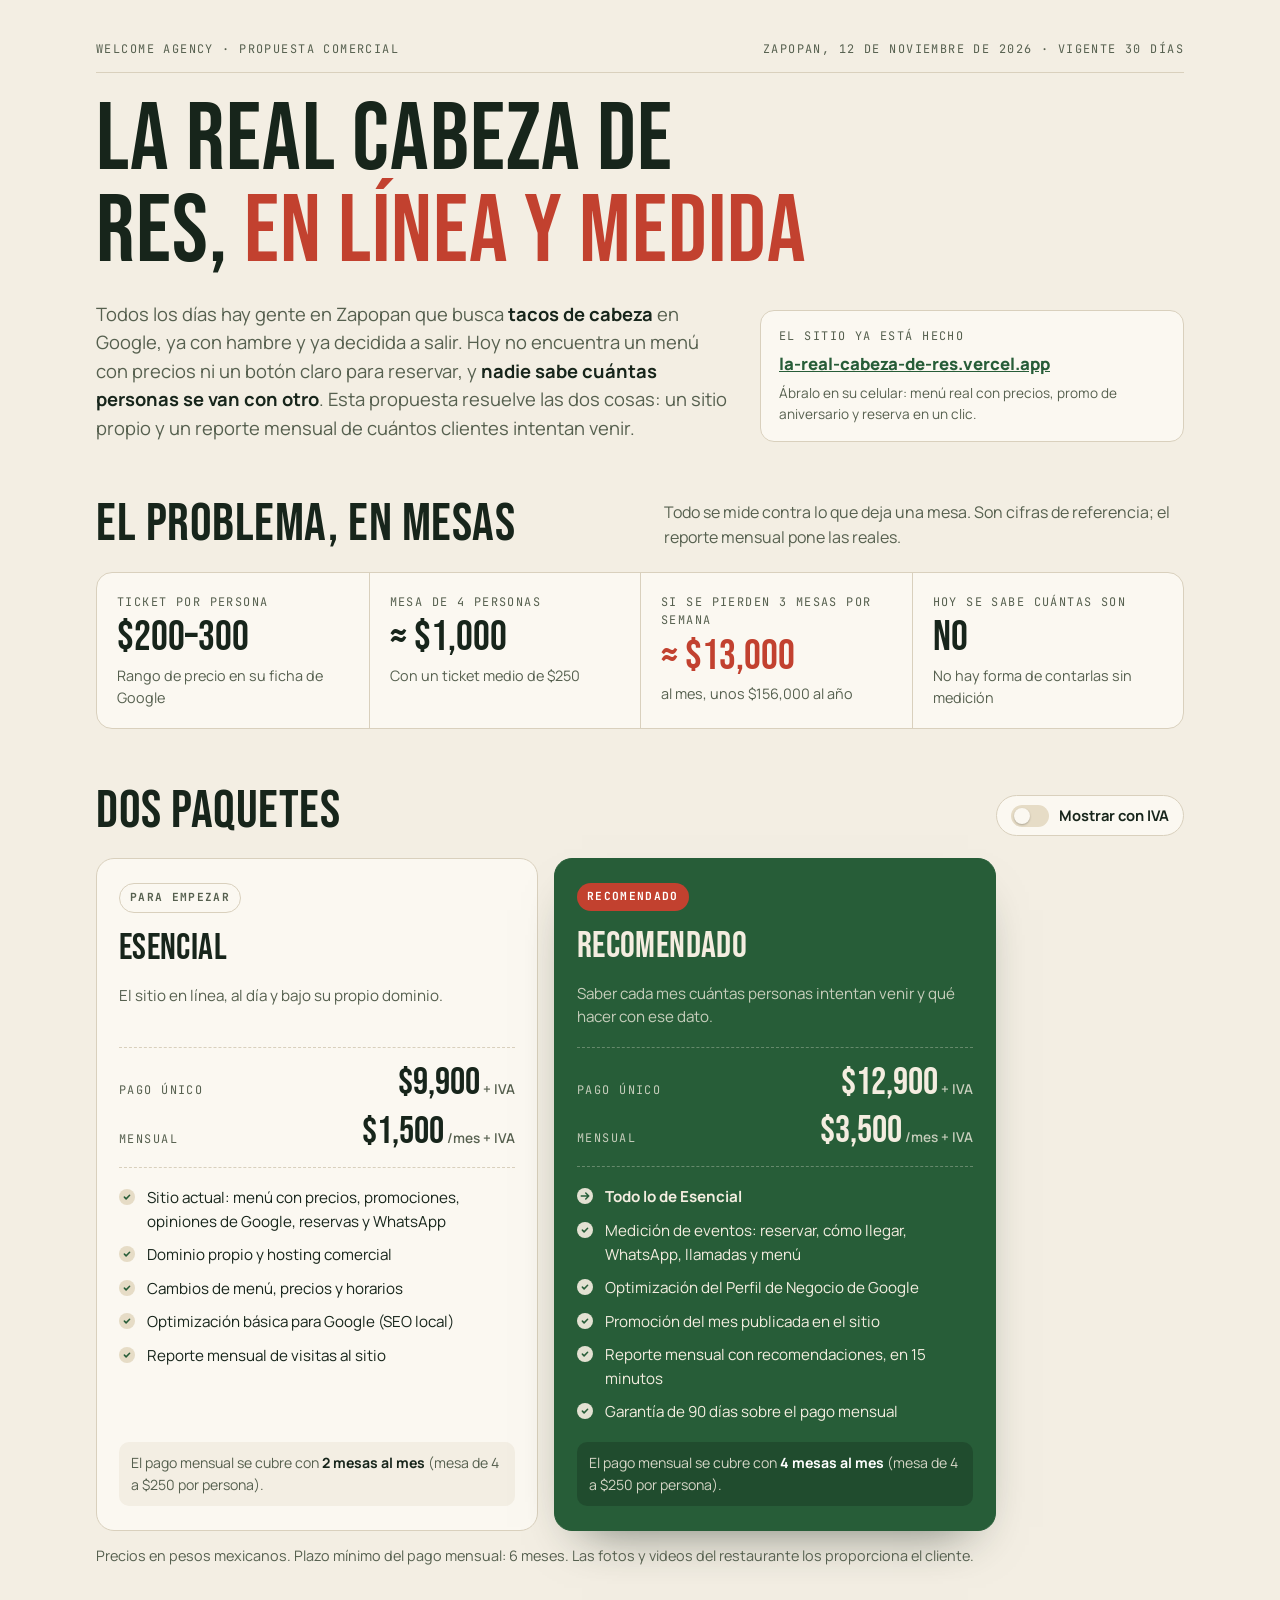
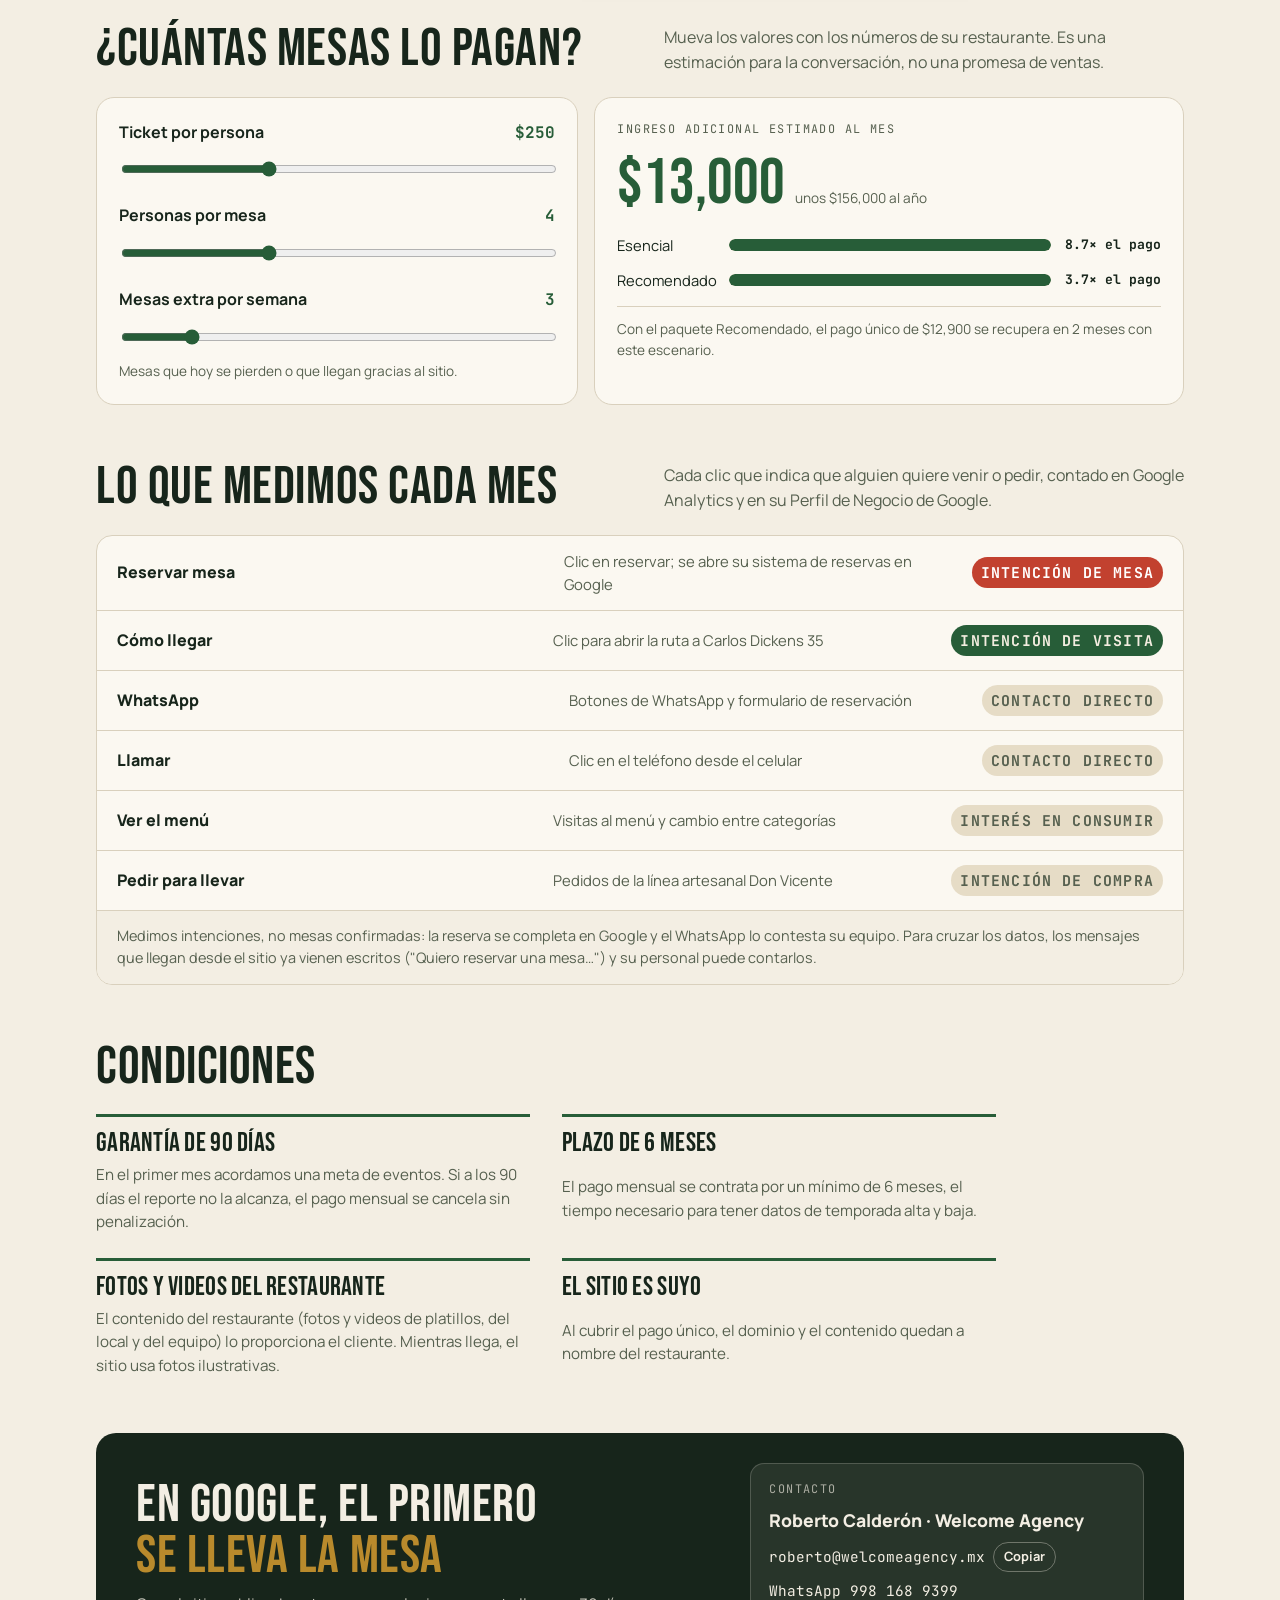
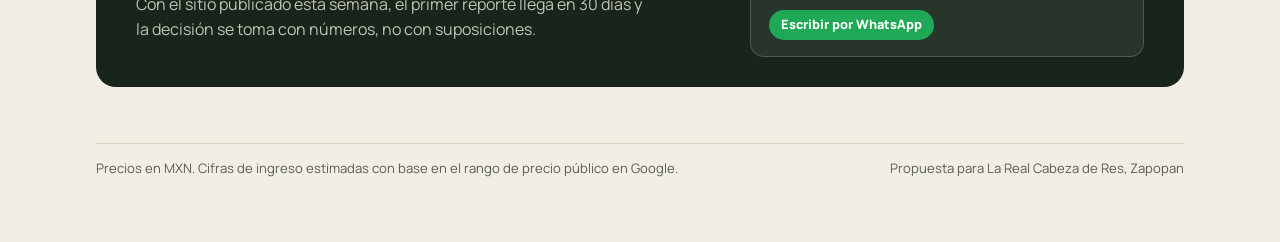
<file: larealcabezaderes/index.html>
<!doctype html>
<html lang="es-MX">
<head>
<meta charset="utf-8">
<meta name="viewport" content="width=device-width, initial-scale=1">
<meta name="robots" content="noindex, nofollow">
<meta name="description" content="Propuesta de Welcome Agency para La Real Cabeza de Res: sitio web y medición mensual de reservas, visitas y contactos.">
<title>Propuesta La Real Cabeza de Res</title>
<link rel="preconnect" href="https://fonts.googleapis.com">
<link rel="preconnect" href="https://fonts.gstatic.com" crossorigin>
<link rel="stylesheet" href="https://fonts.googleapis.com/css2?family=Bebas+Neue&family=Manrope:wght@400;500;600;700;800&family=JetBrains+Mono:wght@500;700&display=swap">
<style>
  /* Layout: a one-page proposal read top to bottom in a meeting — problem in pesos, the three packages side by side, then the math, the measurement and the terms. */
  :root{
    --bg:#f3eee3;          /* papel crema */
    --surface:#fbf8f1;
    --ink:#17251b;         /* verde casi negro */
    --ink-soft:#56604f;
    --line:#d9d0bd;
    --green:#275d38;       /* verde de la marca del cliente */
    --green-ink:#f4ede0;
    --red:#c2412f;         /* rojo chile */
    --gold:#b98a2c;
    --chip:#e6dcc6;
    --good:#2f7a45;
    --display:"Bebas Neue", Impact, "Arial Narrow", sans-serif;
    --body:"Manrope", system-ui, -apple-system, "Segoe UI", sans-serif;
    --mono:"JetBrains Mono", ui-monospace, "SF Mono", Menlo, monospace;
  }
  @media (prefers-color-scheme: dark){
    :root:not([data-theme="light"]){
      --bg:#121a14; --surface:#1a241d; --ink:#efe8da; --ink-soft:#aab3a3; --line:#2f3b31;
      --green:#3f8a57; --green-ink:#f4ede0; --red:#e0634f; --gold:#d9ad55; --chip:#243026; --good:#62b37c;
      color-scheme:dark;
    }
  }
  :root[data-theme="dark"]{
    --bg:#121a14; --surface:#1a241d; --ink:#efe8da; --ink-soft:#aab3a3; --line:#2f3b31;
    --green:#3f8a57; --green-ink:#f4ede0; --red:#e0634f; --gold:#d9ad55; --chip:#243026; --good:#62b37c;
    color-scheme:dark;
  }

  *{box-sizing:border-box}
  html,body{margin:0}
  img{max-width:100%}
  body{background:var(--bg);color:var(--ink);font-family:var(--body);font-size:16px;line-height:1.55;-webkit-font-smoothing:antialiased}
  .page{max-width:1120px;margin:0 auto;padding-block:40px 64px;padding-left:max(16px, env(safe-area-inset-left, 0px));padding-right:max(16px, env(safe-area-inset-right, 0px));display:grid;gap:56px}
  h1,h2,h3{font-family:var(--display);font-weight:400;letter-spacing:.01em;line-height:.95;margin:0;text-wrap:balance}
  p{margin:0}
  .label{font-family:var(--mono);font-size:.74rem;letter-spacing:.12em;text-transform:uppercase;color:var(--ink-soft)}
  .num{font-variant-numeric:tabular-nums}
  a{color:var(--green)}
  a:focus-visible,button:focus-visible,input:focus-visible{outline:3px solid var(--gold);outline-offset:2px}

  /* Masthead */
  .mast{display:grid;gap:22px}
  .mast-top{display:flex;justify-content:space-between;align-items:baseline;gap:12px;flex-wrap:wrap;border-bottom:1px solid var(--line);padding-bottom:14px}
  .mast h1{font-size:clamp(3rem,8vw,6rem)}
  .mast h1 span{color:var(--red)}
  .thesis{display:grid;grid-template-columns:1.2fr .8fr;gap:28px;align-items:end}
  .thesis p.lead{font-size:1.15rem;max-width:58ch;color:var(--ink-soft)}
  .thesis p.lead b{color:var(--ink)}
  .demo{display:flex;flex-direction:column;gap:6px;background:var(--surface);border:1px solid var(--line);border-radius:14px;padding:16px 18px}
  .demo a{font-weight:800;font-size:1.05rem;word-break:break-all}
  @media (max-width:780px){.thesis{grid-template-columns:1fr}}

  /* Problem in pesos */
  .math{display:grid;grid-template-columns:repeat(4,minmax(0,1fr));border:1px solid var(--line);border-radius:16px;overflow:hidden;background:var(--surface)}
  .math > div{padding:20px 20px 18px;display:grid;gap:6px;align-content:start}
  .math > div + div{border-left:1px solid var(--line)}
  .math strong{font-family:var(--display);font-weight:400;font-size:2.6rem;line-height:1}
  .math .hl strong{color:var(--red)}
  .math small{color:var(--ink-soft);font-size:.9rem}
  @media (max-width:820px){.math{grid-template-columns:1fr 1fr}.math > div:nth-child(3){border-left:0}.math > div:nth-child(n+3){border-top:1px solid var(--line)}}
  @media (max-width:420px){.math{grid-template-columns:1fr}.math > div + div{border-left:0;border-top:1px solid var(--line)}}

  /* Section heads */
  .sec-head{display:flex;justify-content:space-between;align-items:end;gap:16px;flex-wrap:wrap;margin-bottom:22px}
  .sec-head h2{font-size:clamp(2.2rem,5vw,3.4rem)}
  .sec-head p{color:var(--ink-soft);max-width:52ch}

  /* IVA toggle */
  .toggle{display:inline-flex;align-items:center;gap:10px;font-weight:700;font-size:.92rem;cursor:pointer;user-select:none;background:var(--surface);border:1px solid var(--line);border-radius:999px;padding:8px 14px}
  .toggle input{appearance:none;width:38px;height:22px;border-radius:999px;background:var(--chip);position:relative;cursor:pointer;margin:0;transition:background .2s}
  .toggle input::after{content:"";position:absolute;top:3px;left:3px;width:16px;height:16px;border-radius:50%;background:var(--surface);box-shadow:0 1px 2px rgba(0,0,0,.25);transition:transform .2s}
  .toggle input:checked{background:var(--green)}
  .toggle input:checked::after{transform:translateX(16px)}

  /* Packages */
  .plans{display:grid;grid-template-columns:repeat(2,minmax(0,1fr));gap:16px;align-items:stretch;max-width:900px}
  .plan{background:var(--surface);border:1px solid var(--line);border-radius:18px;padding:24px 22px;display:flex;flex-direction:column;gap:18px}
  .plan h3{font-size:2.3rem}
  .plan .for{color:var(--ink-soft);font-size:.95rem;min-height:3em}
  .price{display:grid;gap:10px;padding-block:16px;border-block:1px dashed var(--line)}
  .price-row{display:flex;justify-content:space-between;align-items:baseline;gap:10px}
  .price-row .amt{font-family:var(--display);font-size:2.4rem;line-height:1}
  .price-row .amt small{font-family:var(--body);font-size:.85rem;color:var(--ink-soft);font-weight:600;margin-left:3px}
  .plan ul{list-style:none;margin:0;padding:0;display:grid;gap:10px}
  .plan li{display:grid;grid-template-columns:20px 1fr;gap:8px;font-size:.95rem}
  .plan li::before{content:"";width:16px;height:16px;margin-top:3px;border-radius:50%;background:var(--chip) url("data:image/svg+xml,%3Csvg xmlns='http://www.w3.org/2000/svg' viewBox='0 0 16 16'%3E%3Cpath d='M4.5 8.2l2.3 2.3 4.7-4.9' fill='none' stroke='%23275d38' stroke-width='2' stroke-linecap='round' stroke-linejoin='round'/%3E%3C/svg%3E") center/12px no-repeat}
  .plan li.inherit{font-weight:700}
  .plan li.inherit::before{background:var(--chip) url("data:image/svg+xml,%3Csvg xmlns='http://www.w3.org/2000/svg' viewBox='0 0 16 16'%3E%3Cpath d='M3 8h10M9 4l4 4-4 4' fill='none' stroke='%23275d38' stroke-width='2' stroke-linecap='round' stroke-linejoin='round'/%3E%3C/svg%3E") center/12px no-repeat}
  .tables{margin-top:auto;font-size:.88rem;color:var(--ink-soft);background:var(--bg);border-radius:10px;padding:10px 12px}
  .tables b{color:var(--ink)}
  .plan.rec{background:var(--green);color:var(--green-ink);border-color:var(--green);box-shadow:0 24px 50px -28px rgba(23,37,27,.65)}
  .plan.rec .for,.plan.rec .price-row .amt small,.plan.rec .label{color:rgba(244,237,224,.78)}
  .plan.rec .price{border-color:rgba(244,237,224,.3)}
  .plan.rec li::before{background-color:rgba(244,237,224,.92)}
  .plan.rec .tables{background:rgba(0,0,0,.18);color:rgba(244,237,224,.85)}
  .plan.rec .tables b{color:#fff}
  .badge{align-self:flex-start;font-family:var(--mono);font-size:.7rem;letter-spacing:.12em;text-transform:uppercase;font-weight:700;background:var(--red);color:#fff;border-radius:999px;padding:5px 10px}
  .badge.ghost{background:transparent;color:var(--ink-soft);border:1px solid var(--line)}
  @media (max-width:900px){.plans{grid-template-columns:1fr}.plan .for{min-height:0}}
  .terms{margin-top:14px;color:var(--ink-soft);font-size:.9rem}

  /* Calculator */
  .calc{display:grid;grid-template-columns:.9fr 1.1fr;gap:16px}
  .panel{background:var(--surface);border:1px solid var(--line);border-radius:18px;padding:22px}
  .field{display:grid;gap:8px}
  .field + .field{margin-top:18px}
  .field-top{display:flex;justify-content:space-between;align-items:baseline;gap:10px}
  .field label{font-weight:700}
  .field output{font-family:var(--mono);font-weight:700;color:var(--green)}
  input[type=range]{width:100%;accent-color:var(--green);height:28px}
  .hint{font-size:.85rem;color:var(--ink-soft)}
  .result{display:grid;gap:14px;align-content:start}
  .big{display:flex;align-items:baseline;gap:10px;flex-wrap:wrap}
  .big strong{font-family:var(--display);font-weight:400;font-size:clamp(2.8rem,7vw,4rem);line-height:1;color:var(--green)}
  .bars{display:grid;gap:12px;margin-top:4px}
  .bar{display:grid;grid-template-columns:100px 1fr auto;gap:12px;align-items:center;font-size:.92rem}
  .bar .track{display:block;height:12px;background:var(--chip);border-radius:999px;overflow:hidden}
  .bar .fill{display:block;height:100%;background:var(--green);border-radius:999px;transition:width .3s ease}
  .bar.over .fill{background:var(--red)}
  .bar .val{font-family:var(--mono);font-size:.82rem;font-weight:700;min-width:7.5em;text-align:right}
  .note{font-size:.85rem;color:var(--ink-soft);border-top:1px solid var(--line);padding-top:12px}
  @media (max-width:820px){.calc{grid-template-columns:1fr}.bar{grid-template-columns:88px 1fr}.bar .val{grid-column:1/-1;text-align:left;min-width:0}}

  /* Events */
  .events{border:1px solid var(--line);border-radius:16px;overflow:hidden;background:var(--surface)}
  .ev{display:grid;grid-template-columns:minmax(0,1.1fr) minmax(0,1fr) auto;gap:16px;align-items:center;padding:14px 20px}
  .ev + .ev{border-top:1px solid var(--line)}
  .ev b{font-weight:800}
  .ev span{color:var(--ink-soft);font-size:.93rem}
  .chip{font-family:var(--mono);font-size:.7rem;letter-spacing:.08em;text-transform:uppercase;font-weight:700;padding:4px 9px;border-radius:999px;background:var(--chip);color:var(--ink);white-space:nowrap}
  .chip.go{background:var(--green);color:var(--green-ink)}
  .chip.red{background:var(--red);color:#fff}
  .events-foot{padding:14px 20px;background:var(--bg);border-top:1px solid var(--line);font-size:.9rem;color:var(--ink-soft)}
  @media (max-width:680px){.ev{grid-template-columns:1fr auto}.ev span{grid-column:1/-1;order:3}}

  /* Terms */
  .cols{display:grid;grid-template-columns:repeat(2,minmax(0,1fr));gap:24px 32px;max-width:900px}
  .term{border-top:3px solid var(--green);padding-top:14px;display:grid;gap:6px}
  .term h3{font-size:1.7rem}
  .term p{color:var(--ink-soft);font-size:.95rem}
  @media (max-width:820px){.cols{grid-template-columns:1fr}}

  /* Close */
  .close{display:grid;grid-template-columns:1.2fr .8fr;gap:24px;align-items:center;background:var(--ink);color:var(--bg);border-radius:20px;padding:30px clamp(20px,4vw,40px)}
  .close h2{font-size:clamp(2.2rem,5vw,3.4rem)}
  .close h2 span{color:var(--gold)}
  .close p{color:color-mix(in srgb, var(--bg) 78%, transparent);margin-top:10px;max-width:52ch}
  .contact{display:grid;gap:8px;background:color-mix(in srgb, var(--bg) 8%, transparent);border:1px solid color-mix(in srgb, var(--bg) 20%, transparent);border-radius:14px;padding:16px 18px}
  .contact .label{color:color-mix(in srgb, var(--bg) 65%, transparent)}
  .contact .who{font-weight:800;font-size:1.1rem}
  .copyrow{display:flex;gap:8px;align-items:center;flex-wrap:wrap}
  .copyrow code{font-family:var(--mono);font-size:.9rem;user-select:all;word-break:break-all}
  .copyrow button{font:inherit;font-size:.8rem;font-weight:700;border:1px solid color-mix(in srgb, var(--bg) 35%, transparent);background:transparent;color:inherit;border-radius:999px;padding:4px 10px;cursor:pointer}
  .wa-link{font-size:.8rem;font-weight:800;color:#fff;background:#1fa855;border-radius:999px;padding:5px 12px;text-decoration:none}
  .wa-link:hover{background:#18914a}
  @media (max-width:780px){.close{grid-template-columns:1fr}}
  .foot{display:flex;justify-content:space-between;gap:12px;flex-wrap:wrap;font-size:.82rem;color:var(--ink-soft);border-top:1px solid var(--line);padding-top:14px}

  @media (prefers-reduced-motion:reduce){*{transition:none!important}}
</style>
</head>
<body>

<main class="page">

  <header class="mast">
    <div class="mast-top">
      <span class="label">Welcome Agency · Propuesta comercial</span>
      <span class="label">Zapopan, 12 de noviembre de 2026 · Vigente 30 días</span>
    </div>
    <h1>La Real Cabeza de Res, <span>en línea y medida</span></h1>
    <div class="thesis">
      <p class="lead">Todos los días hay gente en Zapopan que busca <b>tacos de cabeza</b> en Google, ya con hambre y ya decidida a salir. Hoy no encuentra un menú con precios ni un botón claro para reservar, y <b>nadie sabe cuántas personas se van con otro</b>. Esta propuesta resuelve las dos cosas: un sitio propio y un reporte mensual de cuántos clientes intentan venir.</p>
      <div class="demo">
        <span class="label">El sitio ya está hecho</span>
        <a href="https://la-real-cabeza-de-res.vercel.app" target="_blank" rel="noopener noreferrer">la-real-cabeza-de-res.vercel.app</a>
        <span class="hint">Ábralo en su celular: menú real con precios, promo de aniversario y reserva en un clic.</span>
      </div>
    </div>
  </header>

  <section aria-labelledby="h-math">
    <div class="sec-head">
      <h2 id="h-math">El problema, en mesas</h2>
      <p>Todo se mide contra lo que deja una mesa. Son cifras de referencia; el reporte mensual pone las reales.</p>
    </div>
    <div class="math">
      <div><span class="label">Ticket por persona</span><strong class="num">$200–300</strong><small>Rango de precio en su ficha de Google</small></div>
      <div><span class="label">Mesa de 4 personas</span><strong class="num">≈ $1,000</strong><small>Con un ticket medio de $250</small></div>
      <div class="hl"><span class="label">Si se pierden 3 mesas por semana</span><strong class="num">≈ $13,000</strong><small>al mes, unos $156,000 al año</small></div>
      <div><span class="label">Hoy se sabe cuántas son</span><strong>No</strong><small>No hay forma de contarlas sin medición</small></div>
    </div>
  </section>

  <section aria-labelledby="h-plans">
    <div class="sec-head">
      <h2 id="h-plans">Dos paquetes</h2>
      <label class="toggle" for="iva"><input type="checkbox" id="iva"> Mostrar con IVA</label>
    </div>
    <div class="plans">
      <article class="plan">
        <span class="badge ghost">Para empezar</span>
        <h3>Esencial</h3>
        <p class="for">El sitio en línea, al día y bajo su propio dominio.</p>
        <div class="price">
          <div class="price-row"><span class="label">Pago único</span><span class="amt num" data-mxn="9900"></span></div>
          <div class="price-row"><span class="label">Mensual</span><span class="amt num" data-mxn="1500" data-mo></span></div>
        </div>
        <ul>
          <li>Sitio actual: menú con precios, promociones, opiniones de Google, reservas y WhatsApp</li>
          <li>Dominio propio y hosting comercial</li>
          <li>Cambios de menú, precios y horarios</li>
          <li>Optimización básica para Google (SEO local)</li>
          <li>Reporte mensual de visitas al sitio</li>
        </ul>
        <p class="tables" data-tables="1500"></p>
      </article>

      <article class="plan rec">
        <span class="badge">Recomendado</span>
        <h3>Recomendado</h3>
        <p class="for">Saber cada mes cuántas personas intentan venir y qué hacer con ese dato.</p>
        <div class="price">
          <div class="price-row"><span class="label">Pago único</span><span class="amt num" data-mxn="12900"></span></div>
          <div class="price-row"><span class="label">Mensual</span><span class="amt num" data-mxn="3500" data-mo></span></div>
        </div>
        <ul>
          <li class="inherit">Todo lo de Esencial</li>
          <li>Medición de eventos: reservar, cómo llegar, WhatsApp, llamadas y menú</li>
          <li>Optimización del Perfil de Negocio de Google</li>
          <li>Promoción del mes publicada en el sitio</li>
          <li>Reporte mensual con recomendaciones, en 15 minutos</li>
          <li>Garantía de 90 días sobre el pago mensual</li>
        </ul>
        <p class="tables" data-tables="3500"></p>
      </article>

    </div>
    <p class="terms">Precios en pesos mexicanos. Plazo mínimo del pago mensual: 6 meses. Las fotos y videos del restaurante los proporciona el cliente.</p>
  </section>

  <section aria-labelledby="h-calc">
    <div class="sec-head">
      <h2 id="h-calc">¿Cuántas mesas lo pagan?</h2>
      <p>Mueva los valores con los números de su restaurante. Es una estimación para la conversación, no una promesa de ventas.</p>
    </div>
    <div class="calc">
      <div class="panel">
        <div class="field">
          <div class="field-top"><label for="t">Ticket por persona</label><output id="t-out" for="t" class="num"></output></div>
          <input type="range" id="t" min="150" max="450" step="10" value="250">
        </div>
        <div class="field">
          <div class="field-top"><label for="p">Personas por mesa</label><output id="p-out" for="p" class="num"></output></div>
          <input type="range" id="p" min="2" max="8" step="1" value="4">
        </div>
        <div class="field">
          <div class="field-top"><label for="m">Mesas extra por semana</label><output id="m-out" for="m" class="num"></output></div>
          <input type="range" id="m" min="0" max="20" step="1" value="3">
          <span class="hint">Mesas que hoy se pierden o que llegan gracias al sitio.</span>
        </div>
      </div>
      <div class="panel result" aria-live="polite">
        <span class="label">Ingreso adicional estimado al mes</span>
        <div class="big"><strong id="rev" class="num"></strong><span class="hint" id="rev-year"></span></div>
        <div class="bars" id="bars"></div>
        <p class="note" id="payback"></p>
      </div>
    </div>
  </section>

  <section aria-labelledby="h-events">
    <div class="sec-head">
      <h2 id="h-events">Lo que medimos cada mes</h2>
      <p>Cada clic que indica que alguien quiere venir o pedir, contado en Google Analytics y en su Perfil de Negocio de Google.</p>
    </div>
    <div class="events">
      <div class="ev"><b>Reservar mesa</b><span>Clic en reservar; se abre su sistema de reservas en Google</span><span class="chip red">Intención de mesa</span></div>
      <div class="ev"><b>Cómo llegar</b><span>Clic para abrir la ruta a Carlos Dickens 35</span><span class="chip go">Intención de visita</span></div>
      <div class="ev"><b>WhatsApp</b><span>Botones de WhatsApp y formulario de reservación</span><span class="chip">Contacto directo</span></div>
      <div class="ev"><b>Llamar</b><span>Clic en el teléfono desde el celular</span><span class="chip">Contacto directo</span></div>
      <div class="ev"><b>Ver el menú</b><span>Visitas al menú y cambio entre categorías</span><span class="chip">Interés en consumir</span></div>
      <div class="ev"><b>Pedir para llevar</b><span>Pedidos de la línea artesanal Don Vicente</span><span class="chip">Intención de compra</span></div>
      <p class="events-foot">Medimos intenciones, no mesas confirmadas: la reserva se completa en Google y el WhatsApp lo contesta su equipo. Para cruzar los datos, los mensajes que llegan desde el sitio ya vienen escritos ("Quiero reservar una mesa…") y su personal puede contarlos.</p>
    </div>
  </section>

  <section aria-labelledby="h-terms">
    <div class="sec-head"><h2 id="h-terms">Condiciones</h2></div>
    <div class="cols">
      <div class="term"><h3>Garantía de 90 días</h3><p>En el primer mes acordamos una meta de eventos. Si a los 90 días el reporte no la alcanza, el pago mensual se cancela sin penalización.</p></div>
      <div class="term"><h3>Plazo de 6 meses</h3><p>El pago mensual se contrata por un mínimo de 6 meses, el tiempo necesario para tener datos de temporada alta y baja.</p></div>
      <div class="term"><h3>Fotos y videos del restaurante</h3><p>El contenido del restaurante (fotos y videos de platillos, del local y del equipo) lo proporciona el cliente. Mientras llega, el sitio usa fotos ilustrativas.</p></div>
      <div class="term"><h3>El sitio es suyo</h3><p>Al cubrir el pago único, el dominio y el contenido quedan a nombre del restaurante.</p></div>
    </div>
  </section>

  <section class="close" aria-labelledby="h-close">
    <div>
      <h2 id="h-close">En Google, el primero <span>se lleva la mesa</span></h2>
      <p>Con el sitio publicado esta semana, el primer reporte llega en 30 días y la decisión se toma con números, no con suposiciones.</p>
    </div>
    <div class="contact">
      <span class="label">Contacto</span>
      <span class="who">Roberto Calderón · Welcome Agency</span>
      <div class="copyrow"><code id="mail">roberto@welcomeagency.mx</code><button type="button" id="copy">Copiar</button></div>
      <div class="copyrow"><code id="wa">WhatsApp 998 168 9399</code><a class="wa-link" href="https://wa.me/529981689399?text=Hola%20Roberto%2C%20vi%20la%20propuesta%20para%20La%20Real%20Cabeza%20de%20Res" target="_blank" rel="noopener noreferrer">Escribir por WhatsApp</a></div>
    </div>
  </section>

  <footer class="foot">
    <span>Precios en MXN. Cifras de ingreso estimadas con base en el rango de precio público en Google.</span>
    <span>Propuesta para La Real Cabeza de Res, Zapopan</span>
  </footer>
</main>

<script>
(function(){
  const fmt = n => '$' + Math.round(n).toLocaleString('es-MX');
  const iva = document.getElementById('iva');
  const plans = [{name:'Esencial', fee:1500},{name:'Recomendado', fee:3500}];
  const t = document.getElementById('t'), p = document.getElementById('p'), m = document.getElementById('m');

  function renderPrices(){
    const k = iva.checked ? 1.16 : 1;
    const suffix = iva.checked ? 'con IVA' : '+ IVA';
    document.querySelectorAll('[data-mxn]').forEach(el => {
      el.innerHTML = fmt(+el.dataset.mxn * k) + '<small>' + (el.hasAttribute('data-mo') ? '/mes ' : '') + suffix + '</small>';
    });
    renderTables();
  }
  function tableValue(){ return +t.value * +p.value; }
  function renderTables(){
    const tv = tableValue();
    document.querySelectorAll('[data-tables]').forEach(el => {
      const n = Math.ceil(+el.dataset.tables / tv);
      el.innerHTML = 'El pago mensual se cubre con <b>' + n + (n === 1 ? ' mesa' : ' mesas') + ' al mes</b> (mesa de ' + p.value + ' a ' + fmt(+t.value) + ' por persona).';
    });
  }
  function renderCalc(){
    document.getElementById('t-out').textContent = fmt(+t.value);
    document.getElementById('p-out').textContent = p.value;
    document.getElementById('m-out').textContent = m.value;
    const tv = tableValue();
    const monthly = +m.value * tv * 52 / 12;
    document.getElementById('rev').textContent = fmt(monthly);
    document.getElementById('rev-year').textContent = 'unos ' + fmt(monthly * 12) + ' al año';
        const bars = document.getElementById('bars');
    bars.innerHTML = '';
    plans.forEach(pl => {
      const covered = monthly >= pl.fee;
      const row = document.createElement('div');
      row.className = 'bar' + (covered ? '' : ' over');
      const pct = Math.min(100, monthly / pl.fee * 100);
      row.innerHTML = '<span>' + pl.name + '</span><span class="track"><span class="fill" style="width:' + pct + '%"></span></span><span class="val">' + (covered ? (monthly / pl.fee).toFixed(1) + '× el pago' : 'Falta ' + fmt(pl.fee - monthly)) + '</span>';
      bars.appendChild(row);
    });
    const rec = 3500, setup = 12900;
    const net = monthly - rec;
    document.getElementById('payback').textContent = net > 0
      ? 'Con el paquete Recomendado, el pago único de ' + fmt(setup) + ' se recupera en ' + Math.max(1, Math.ceil(setup / net)) + (Math.ceil(setup / net) === 1 ? ' mes' : ' meses') + ' con este escenario.'
      : 'Con este escenario, el ingreso no cubre todavía el pago mensual del paquete Recomendado. Suba las mesas por semana para ver desde cuántas se paga.';
    renderTables();
  }
  [t,p,m].forEach(el => el.addEventListener('input', renderCalc));
  iva.addEventListener('change', renderPrices);
  renderPrices(); renderCalc();

  document.getElementById('copy').addEventListener('click', e => {
    const btn = e.currentTarget, mail = document.getElementById('mail');
    const done = () => { btn.textContent = 'Copiado'; setTimeout(() => btn.textContent = 'Copiar', 1600); };
    const fallback = () => { const r = document.createRange(); r.selectNodeContents(mail); const sel = getSelection(); sel.removeAllRanges(); sel.addRange(r); btn.textContent = 'Seleccionado'; };
    try { navigator.clipboard.writeText(mail.textContent).then(done, fallback); } catch (err) { fallback(); }
  });
})();
</script>

</body>
</html>
</file>
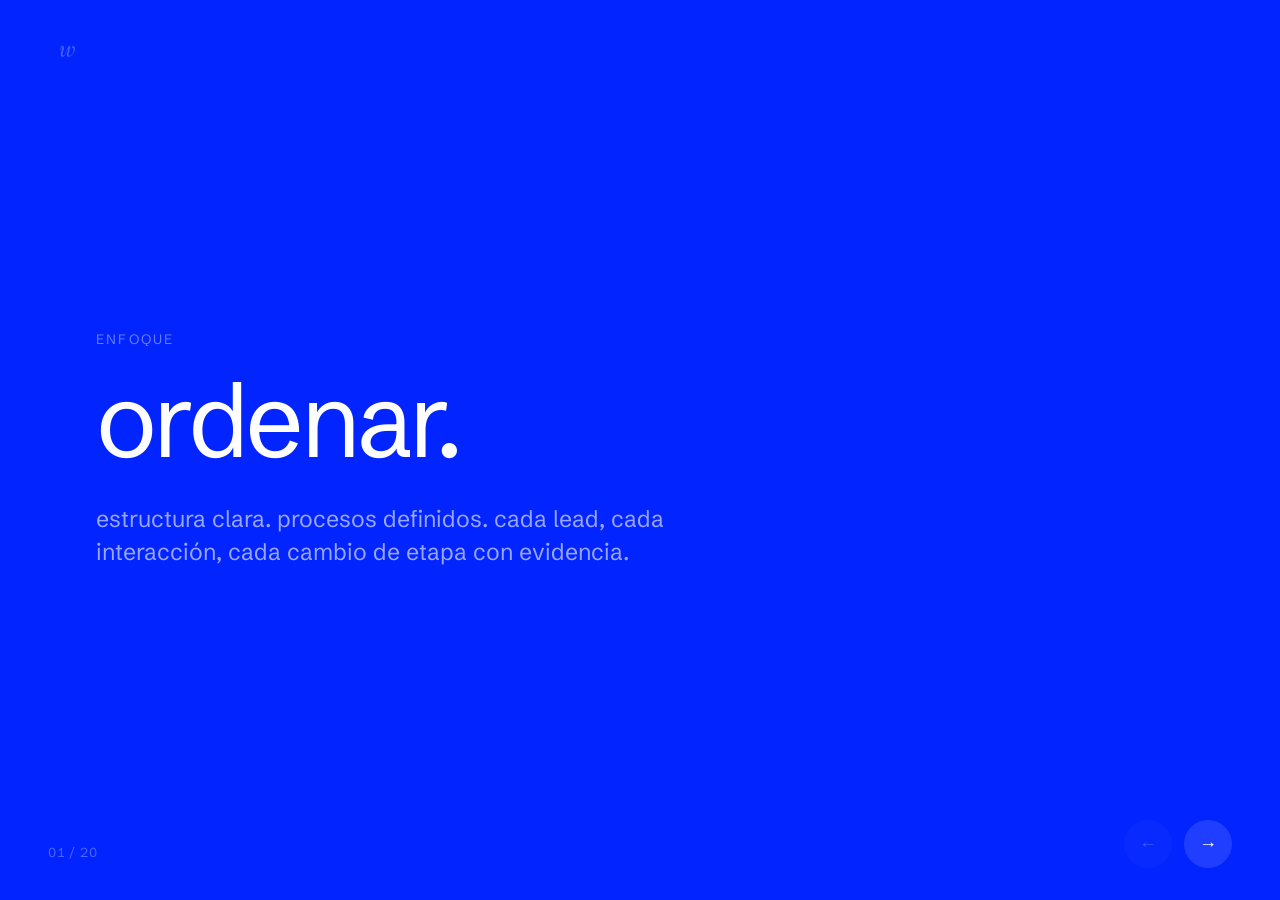
<file: pitch/index.html>
<!DOCTYPE html>
<html lang="es">
<head>
<meta charset="UTF-8">
<meta name="viewport" content="width=device-width, initial-scale=1.0">
<title>Welcome Agency — pitch deck</title>
<link rel="preconnect" href="https://fonts.googleapis.com">
<link rel="preconnect" href="https://fonts.gstatic.com" crossorigin>
<link href="https://fonts.googleapis.com/css2?family=Schibsted+Grotesk:ital,wght@0,400..900;1,400..900&display=swap" rel="stylesheet">
<style>
*{margin:0;padding:0;box-sizing:border-box}
html,body{
  width:100%;height:100%;overflow:hidden;
  font-family:'Schibsted Grotesk','Helvetica Neue',Helvetica,Arial,sans-serif;
  font-weight:400;
  font-variation-settings:'wght' 400;
  -webkit-font-smoothing:antialiased;
  background:#0224FF;
  color:#fff;
}
/* ---- slide scaffold ---- */
.deck{position:relative;width:100%;height:100%}
.slide{
  position:absolute;inset:0;
  display:flex;flex-direction:column;justify-content:center;
  padding:80px 96px;
  opacity:0;pointer-events:none;
  transition:opacity 0.4s cubic-bezier(.25,.46,.45,.94);
}
.slide.active{opacity:1;pointer-events:auto}

/* ---- typography ---- */
.huge{
  font-size:clamp(3.5rem,8vw,7.5rem);
  line-height:0.95;
  letter-spacing:-0.035em;
  color:#fff;
}
.huge .dim{color:rgba(255,255,255,0.3)}
.huge .kpi-label{
  color:rgba(255,255,255,0.45);
  font-size:clamp(1.8rem,4vw,3.8rem);
}
.huge .kpi-val{
  display:block;
  margin-top:12px;
}

.sub{
  margin-top:32px;
  font-size:clamp(1rem,1.8vw,1.5rem);
  line-height:1.45;
  color:rgba(255,255,255,0.6);
  max-width:48ch;
}

/* eyebrow */
.eyebrow{
  font-size:clamp(0.7rem,1.1vw,0.85rem);
  letter-spacing:0.16em;
  text-transform:uppercase;
  color:rgba(255,255,255,0.4);
  margin-bottom:24px;
}

/* ---- services slide ---- */
.svc-grid{
  display:grid;
  grid-template-columns:1fr;
  gap:0;
  margin-top:40px;
  max-width:900px;
}
.svc-item{
  display:grid;
  grid-template-columns:48px 1fr;
  gap:16px;
  padding:14px 0;
  border-bottom:1px solid rgba(255,255,255,0.15);
  align-items:start;
}
.svc-item:first-child{border-top:1px solid rgba(255,255,255,0.15)}
.svc-num{
  font-variant-numeric:tabular-nums;
  font-size:13px;
  color:rgba(255,255,255,0.4);
  padding-top:2px;
  letter-spacing:0.08em;
}
.svc-text{
  font-size:clamp(0.85rem,1.4vw,1.1rem);
  line-height:1.5;
  color:rgba(255,255,255,0.88);
}
.svc-note{
  margin-top:32px;
  font-size:clamp(0.75rem,1.1vw,0.9rem);
  line-height:1.55;
  color:rgba(255,255,255,0.4);
  max-width:720px;
  padding-top:20px;
  border-top:1px solid rgba(255,255,255,0.15);
}

/* product title on service slides */
.product-title{
  font-size:clamp(2rem,4.5vw,4rem);
  line-height:1;
  letter-spacing:-0.03em;
  color:#fff;
  margin-bottom:8px;
}
.product-kpi{
  font-size:clamp(0.85rem,1.3vw,1.1rem);
  color:rgba(255,255,255,0.5);
  margin-bottom:0;
}
.product-kpi span{color:rgba(255,255,255,0.8)}

/* ---- nav ---- */
.nav{
  position:fixed;
  bottom:32px;right:48px;
  display:flex;gap:12px;
  z-index:10;
}
.nav button{
  appearance:none;border:0;
  width:48px;height:48px;
  border-radius:999px;
  background:rgba(255,255,255,0.12);
  color:#fff;
  font-size:18px;
  cursor:pointer;
  transition:background 0.2s;
  display:flex;align-items:center;justify-content:center;
}
.nav button:hover{background:rgba(255,255,255,0.25)}
.nav button:disabled{opacity:0.25;cursor:default}

/* counter */
.counter{
  position:fixed;
  bottom:40px;left:48px;
  font-size:13px;
  color:rgba(255,255,255,0.3);
  font-variant-numeric:tabular-nums;
  letter-spacing:0.06em;
  z-index:10;
}

/* logo */
.logo{
  position:fixed;
  top:32px;left:48px;
  z-index:10;
}
.logo img{width:40px;height:auto;opacity:0.3}

/* ---- LQ callout ---- */
.lq-callout{
  margin-top:28px;
  padding:18px 22px;
  border-left:2px solid rgba(255,255,255,0.4);
  background:rgba(255,255,255,0.06);
  max-width:720px;
}
.lq-callout .lq-title{
  font-size:clamp(0.8rem,1.2vw,1rem);
  color:rgba(255,255,255,0.7);
  margin-bottom:6px;
  letter-spacing:0.02em;
}
.lq-callout .lq-desc{
  font-size:clamp(0.75rem,1.1vw,0.9rem);
  line-height:1.55;
  color:rgba(255,255,255,0.5);
}
</style>
</head>
<body>
<div class="deck" id="deck">

<!-- ============================================================
     BLOQUE 1 — MÉTODO (build acumulativo)
     ============================================================ -->

<!-- 1 -->
<div class="slide">
  <div class="eyebrow">enfoque</div>
  <div class="huge">ordenar.</div>
  <div class="sub">estructura clara. procesos definidos. cada lead, cada interacción, cada cambio de etapa con evidencia.</div>
</div>

<!-- 2 -->
<div class="slide">
  <div class="eyebrow">enfoque</div>
  <div class="huge"><span class="dim">ordenar.</span> medir.</div>
  <div class="sub">indicadores en tiempo real. costo por lead, tiempo de respuesta, conversión a cita, conversión a venta. datos que se ven, no que se dicen.</div>
</div>

<!-- 3 -->
<div class="slide">
  <div class="eyebrow">enfoque</div>
  <div class="huge"><span class="dim">ordenar. medir.</span> mejorar.</div>
  <div class="sub">pausamos lo que no convierte, escalamos lo que sí. la iteración es semanal, no mensual.</div>
</div>

<!-- 4 -->
<div class="slide">
  <div class="eyebrow">enfoque</div>
  <div class="huge">cada semana.</div>
  <div class="sub">sin piloto automático. cada semana se revisa, se ajusta, se itera. esa es la diferencia.</div>
</div>

<!-- 5 — equipo -->
<div class="slide">
  <div class="eyebrow">el equipo</div>
  <div class="huge">no te ponemos<br>a un jr.</div>
  <div class="sub">tu proyecto lo opera el mismo equipo que diseña la estrategia. senior de principio a fin. sin rotación, sin curva de aprendizaje a tu costa.</div>
</div>

<!-- ============================================================
     BLOQUE 2 — QUÉ ES WELCOME
     ============================================================ -->

<!-- 6 -->
<div class="slide">
  <div class="eyebrow">Welcome Agency</div>
  <div class="huge">dirección<br>comercial digital.</div>
  <div class="sub">no somos agencia de publicidad. no somos broker. somos la capa que conecta tu inversión en marketing con ventas reales.</div>
</div>

<!-- 6 -->
<div class="slide">
  <div class="eyebrow">el stack</div>
  <div class="huge">pauta · funnels ·<br>tracking · CRM</div>
  <div class="sub">del anuncio a la cita agendada. todo trazable, todo medible, todo optimizable.</div>
</div>

<!-- ============================================================
     BLOQUE 3 — PAQUETE 01: MKT PERFORMANCE
     ============================================================ -->

<!-- 7 -->
<div class="slide">
  <div class="eyebrow">paquete 01</div>
  <div class="huge">mkt performance</div>
  <div class="sub">pauta digital con disciplina. leads calificados al equipo comercial del desarrollador. ellos los cierran.</div>
</div>

<!-- 8 -->
<div class="slide">
  <div class="eyebrow">paquete 01 · KPI</div>
  <div class="huge"><span class="dim">mkt performance</span><br><span class="kpi-label">KPI defendido</span><span class="kpi-val">costo por lead calificado</span></div>
</div>

<!-- 9 — servicios mkt performance (slide con detalle) -->
<div class="slide">
  <div class="eyebrow">paquete 01 · servicios incluidos</div>
  <div class="product-title">mkt performance</div>
  <div class="product-kpi">KPI defendido: <span>costo por lead calificado</span></div>
  <div class="svc-grid">
    <div class="svc-item"><div class="svc-num">01</div><div class="svc-text">estrategia y ejecución de pauta digital: Meta Ads, Google Ads, programático.</div></div>
    <div class="svc-item"><div class="svc-num">02</div><div class="svc-text">optimización semanal de campañas y creativos.</div></div>
    <div class="svc-item"><div class="svc-num">03</div><div class="svc-text">generación y calificación de leads bajo definición consensuada.</div></div>
    <div class="svc-item"><div class="svc-num">04</div><div class="svc-text">reunión semanal con el director comercial. 30 min: indicadores y siguientes pasos.</div></div>
    <div class="svc-item"><div class="svc-num">05</div><div class="svc-text">setup de tracking: píxeles, eventos, UTMs y atribución entre canales.</div></div>
    <div class="svc-item"><div class="svc-num">06</div><div class="svc-text">reporte mensual con trazabilidad por campaña, creativo y unidad.</div></div>
  </div>
  <div class="svc-note">Welcome no se involucra con asesores ni con el equipo comercial por proyecto. la conversión del lead al cierre queda 100% del lado del desarrollador.</div>
</div>

<!-- ============================================================
     BLOQUE 4 — TRANSICIÓN: repetir nombre paquete 01
     ============================================================ -->

<!-- 10 -->
<div class="slide">
  <div class="eyebrow">paquete 01</div>
  <div class="huge">mkt performance</div>
</div>

<!-- ============================================================
     BLOQUE 5 — PAQUETE 02: MKT PERFORMANCE +
     ============================================================ -->

<!-- 11 — solo el nombre, sin sub -->
<div class="slide">
  <div class="eyebrow">paquete 02 · recomendado</div>
  <div class="huge"><span class="dim">mkt performance</span> +</div>
</div>

<!-- 12 — ahora sí la descripción -->
<div class="slide">
  <div class="eyebrow">paquete 02 · recomendado</div>
  <div class="huge"><span class="dim">mkt performance +</span></div>
  <div class="sub">todo lo anterior, más involucramiento operativo con el equipo comercial por proyecto.</div>
</div>

<!-- 11 -->
<div class="slide">
  <div class="eyebrow">paquete 02 · KPI</div>
  <div class="huge"><span class="dim">mkt performance +</span><br><span class="kpi-label">KPI defendido</span><span class="kpi-val">costo por visita al proyecto</span></div>
</div>

<!-- 12 — servicios mkt performance + (slide con detalle) -->
<div class="slide">
  <div class="eyebrow">paquete 02 · servicios incluidos</div>
  <div class="product-title">mkt performance +</div>
  <div class="product-kpi">KPI defendido: <span>costo por visita al proyecto</span></div>
  <div class="svc-grid">
    <div class="svc-item"><div class="svc-num">01</div><div class="svc-text">todo lo incluido en mkt performance.</div></div>
    <div class="svc-item"><div class="svc-num">02</div><div class="svc-text">Welcome coordina el proceso de calificación de leads con el equipo comercial.</div></div>
    <div class="svc-item"><div class="svc-num">03</div><div class="svc-text">onboarding inicial de 2 días con el equipo. guías de prospección y seguimiento.</div></div>
    <div class="svc-item"><div class="svc-num">04</div><div class="svc-text">sesión semanal con asesores. diagnóstico, qué atora, qué funciona.</div></div>
    <div class="svc-item"><div class="svc-num">05</div><div class="svc-text">auditoría de tiempos de respuesta y conversión por etapa del funnel.</div></div>
    <div class="svc-item"><div class="svc-num">06</div><div class="svc-text">diagnóstico continuo del proceso comercial reportado al director comercial.</div></div>
  </div>
  <div class="lq-callout">
    <div class="lq-title">lead qualifier</div>
    <div class="lq-desc">a veces necesitamos poner un lead qualifier bajo nuestro control para garantizar tiempos de respuesta (speed to lead) y calidad en el primer contacto. sin eso, no podemos tener una radiografía real de los leads — el sesgo de no responder a tiempo contamina toda la data. la figura la pone el desarrollador; Welcome la capacita, supervisa y le da seguimiento operativo.</div>
  </div>
</div>

<!-- ============================================================
     BLOQUE 6 — VARIABLES DE PRECIO
     ============================================================ -->

<!-- 14 -->
<div class="slide">
  <div class="eyebrow">pricing · variables</div>
  <div class="huge">2 variables<br>impactan tu iguala.</div>
  <div class="svc-grid" style="margin-top:48px">
    <div class="svc-item"><div class="svc-num">01</div><div class="svc-text" style="font-size:clamp(1rem,1.6vw,1.3rem)">esquema variable — participación en la comisión de ventas generadas por el canal digital. a mayor participación, menor fee fijo.</div></div>
    <div class="svc-item"><div class="svc-num">02</div><div class="svc-text" style="font-size:clamp(1rem,1.6vw,1.3rem)">volumen de proyectos contratados simultáneamente. más proyectos bajo un mismo contrato = eficiencia operativa que se devuelve al cliente.</div></div>
  </div>
</div>

<!-- ============================================================
     BLOQUE 7 — PRICING Y TÉRMINOS
     ============================================================ -->

<!-- 15 -->
<div class="slide">
  <div class="eyebrow">pricing</div>
  <div class="huge">fee fijo +<br>comisión variable.</div>
  <div class="sub">skin in the game. Welcome gana cuando el canal digital vende. sin comisión sobre la inversión publicitaria.</div>
</div>

<!-- 14 -->
<div class="slide">
  <div class="eyebrow">términos</div>
  <div class="huge"><span class="dim">6 meses.</span><br>mes 1 = onboarding.</div>
  <div class="sub">due diligence, setup técnico, definición de KPIs. la calibración de la línea base ocurre del mes dos en adelante. renovación con condiciones revisables.</div>
</div>

<!-- ============================================================
     CIERRE
     ============================================================ -->

<!-- 15 -->
<div class="slide">
  <div class="eyebrow">contacto</div>
  <div class="huge">welcomeagency.mx</div>
  <div class="sub">cada semana sin sistema es absorción que no vuelve.</div>
</div>

</div><!-- /deck -->

<!-- Logo W -->
<div class="logo">
  <img src="/assets/logo-w-white.png" alt="Welcome" style="width:40px;height:auto;opacity:0.3">
</div>

<!-- Counter -->
<div class="counter" id="counter">01 / 20</div>

<!-- Nav -->
<nav class="nav">
  <button id="prev" aria-label="anterior">&#8592;</button>
  <button id="next" aria-label="siguiente">&#8594;</button>
</nav>

<script>
(function(){
  var slides = document.querySelectorAll('.slide');
  var total = slides.length;
  var current = 0;

  function show(n){
    if(n<0||n>=total) return;
    slides[current].classList.remove('active');
    current = n;
    slides[current].classList.add('active');
    document.getElementById('counter').textContent =
      String(current+1).padStart(2,'0') + ' / ' + String(total).padStart(2,'0');
    document.getElementById('prev').disabled = current===0;
    document.getElementById('next').disabled = current===total-1;
  }

  // init
  slides[0].classList.add('active');
  document.getElementById('prev').disabled = true;

  document.getElementById('prev').addEventListener('click', function(){ show(current-1) });
  document.getElementById('next').addEventListener('click', function(){ show(current+1) });

  // keyboard
  document.addEventListener('keydown', function(e){
    if(e.key==='ArrowRight'||e.key===' ') show(current+1);
    if(e.key==='ArrowLeft') show(current-1);
  });

  // touch swipe
  var startX=0;
  document.addEventListener('touchstart',function(e){startX=e.touches[0].clientX},{passive:true});
  document.addEventListener('touchend',function(e){
    var dx=e.changedTouches[0].clientX-startX;
    if(Math.abs(dx)>50){dx<0?show(current+1):show(current-1)}
  },{passive:true});
})();
</script>
</body>
</html>
</file>
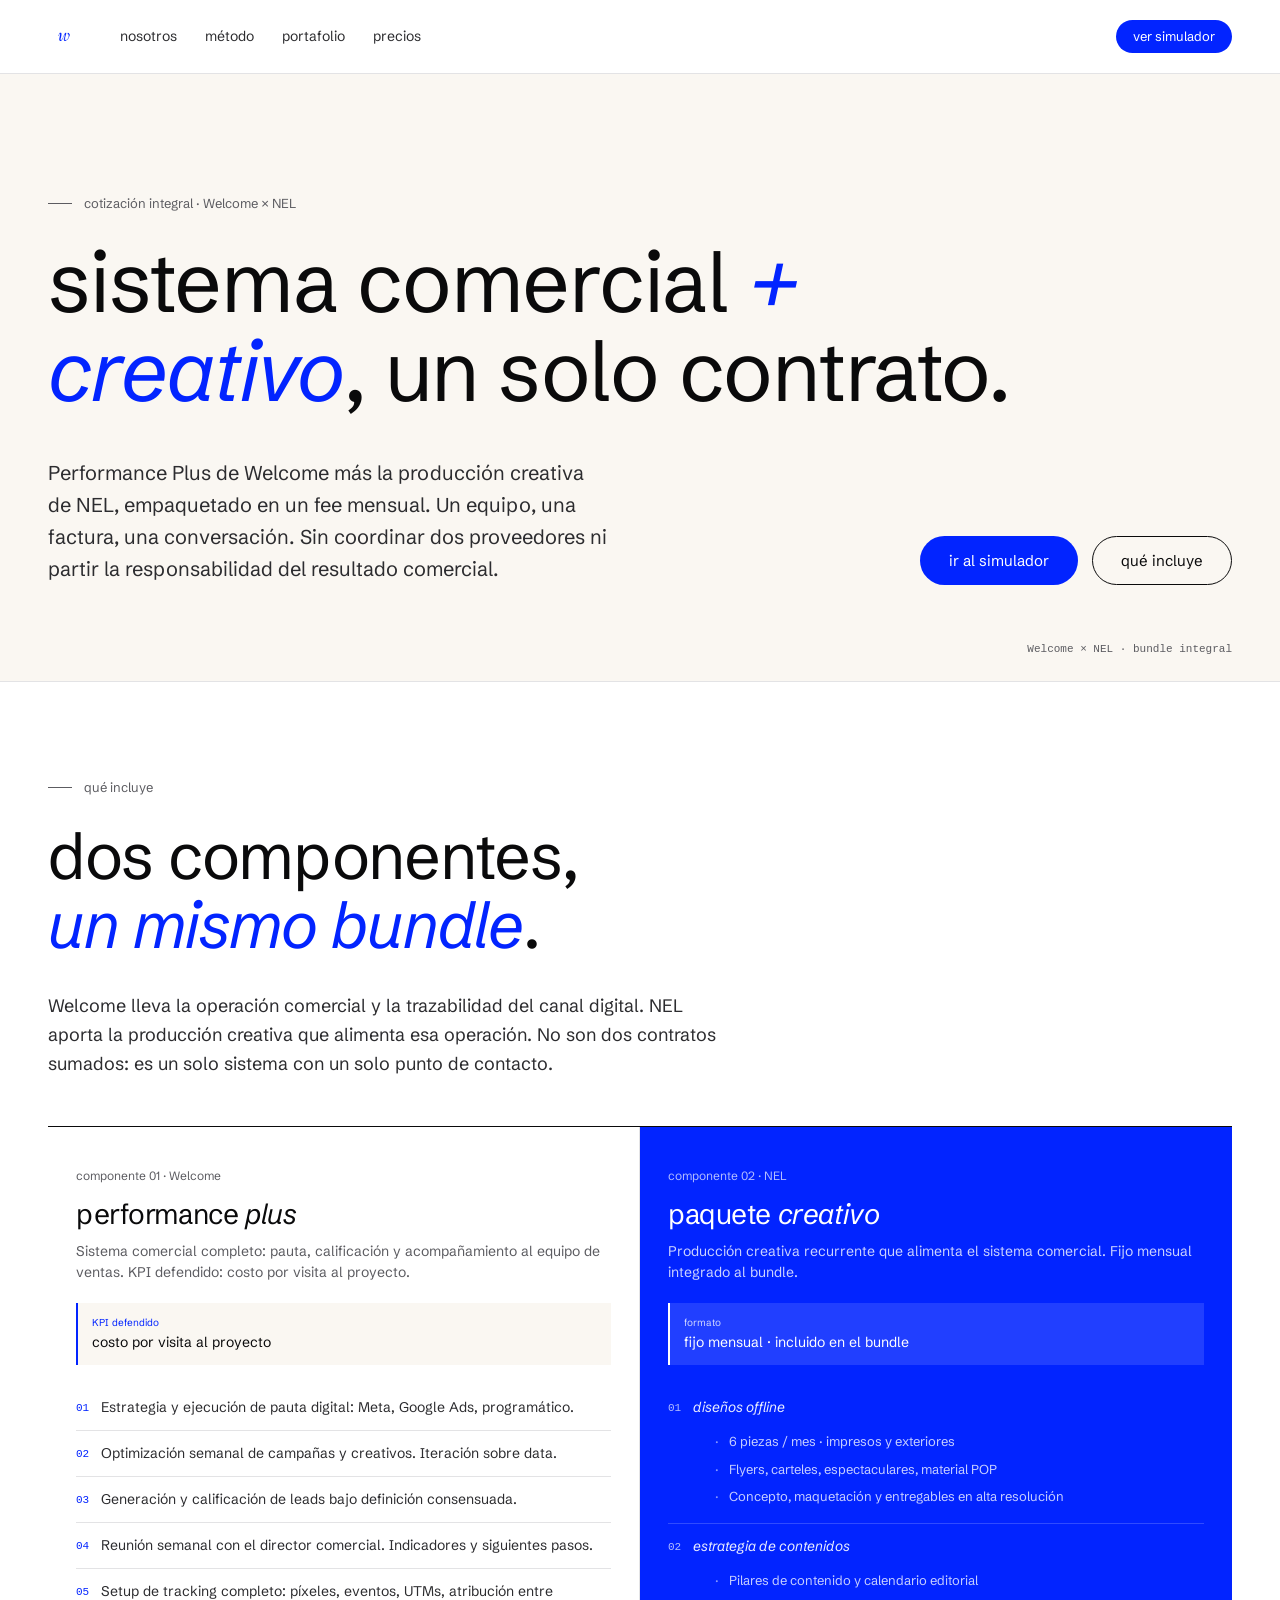
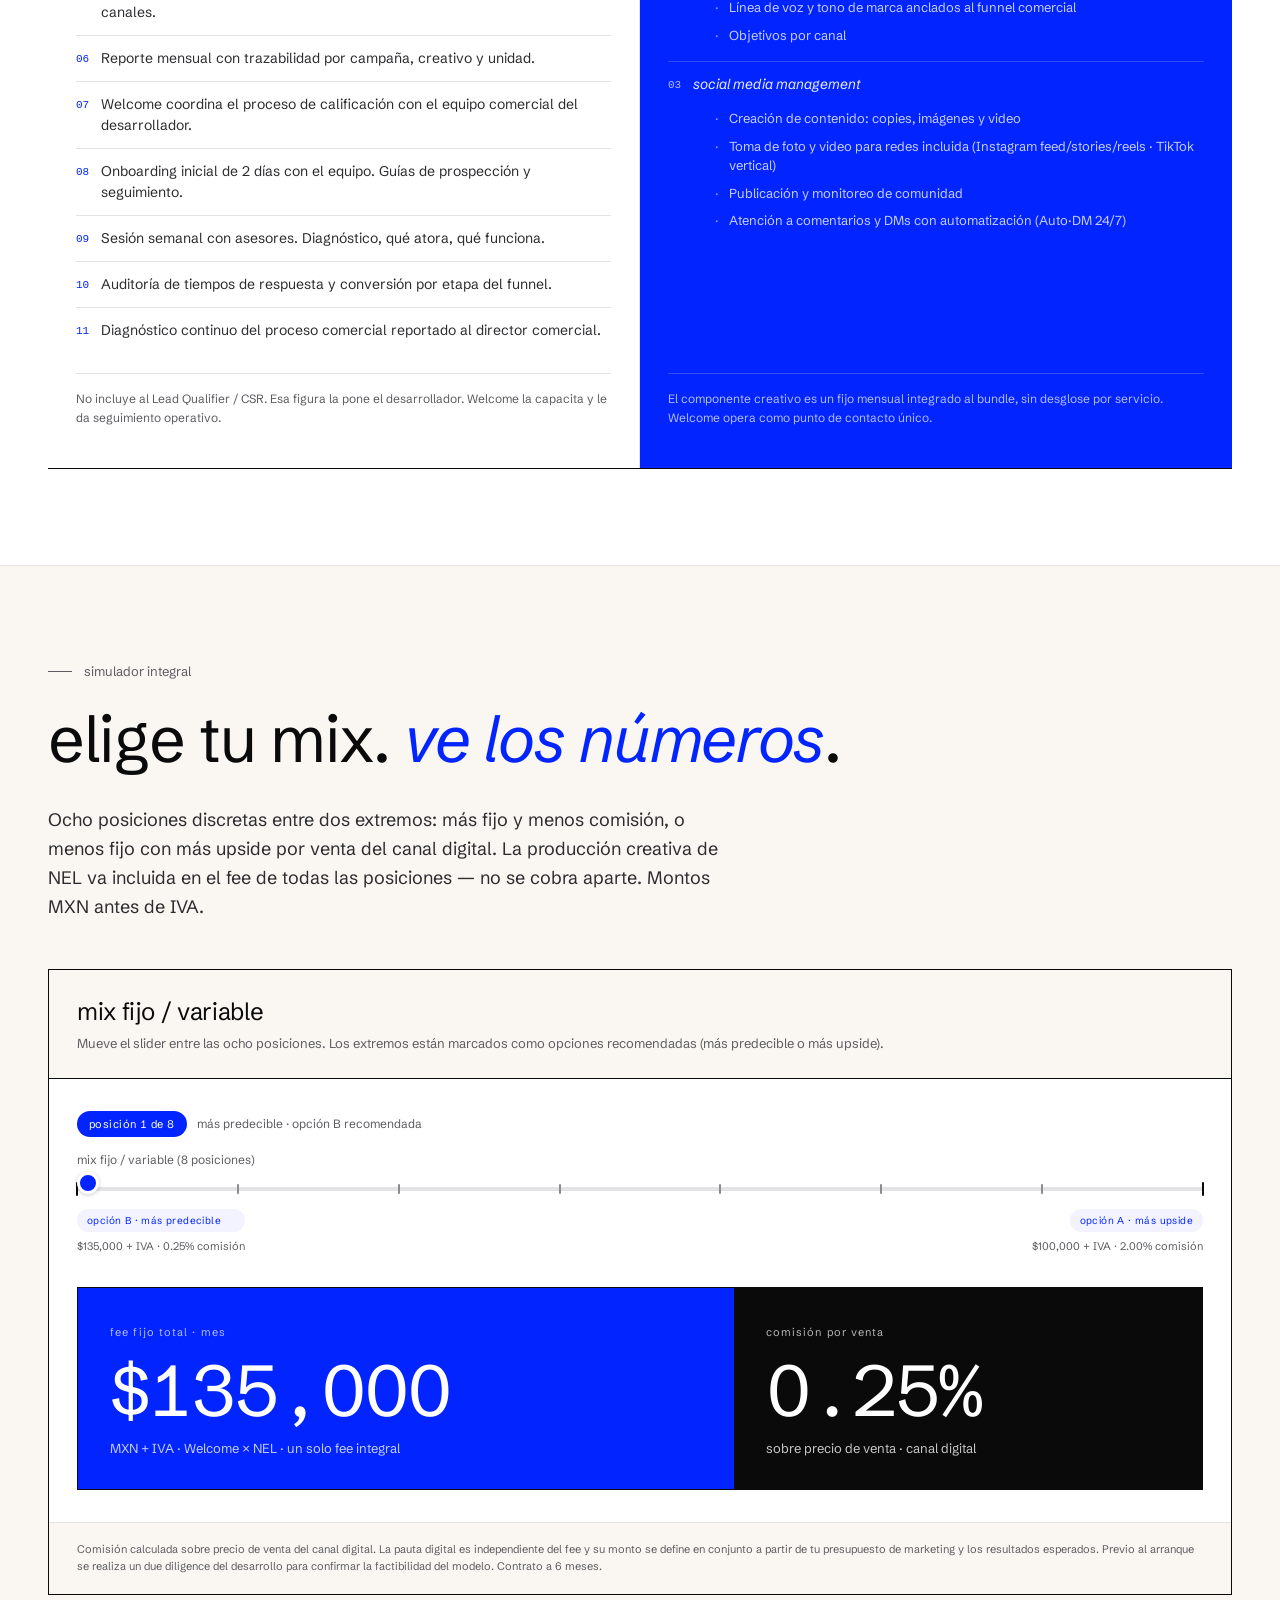
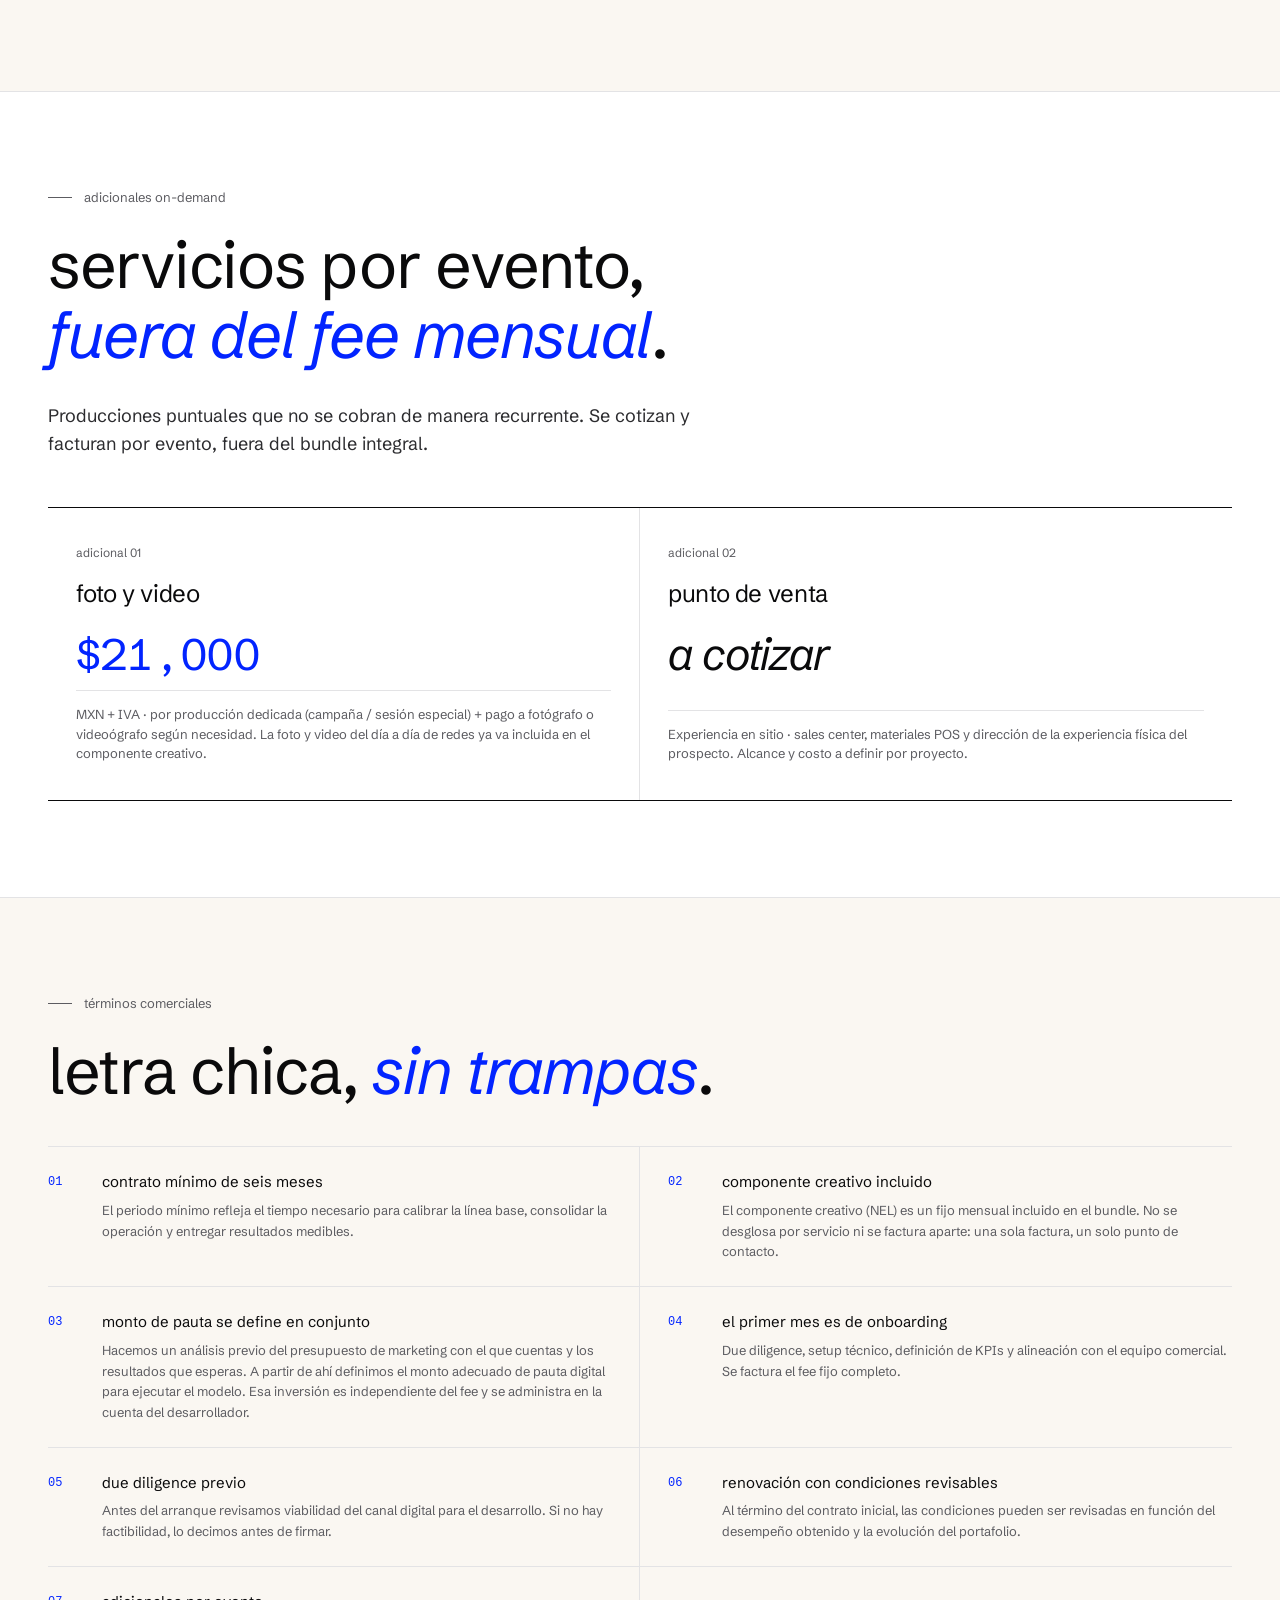
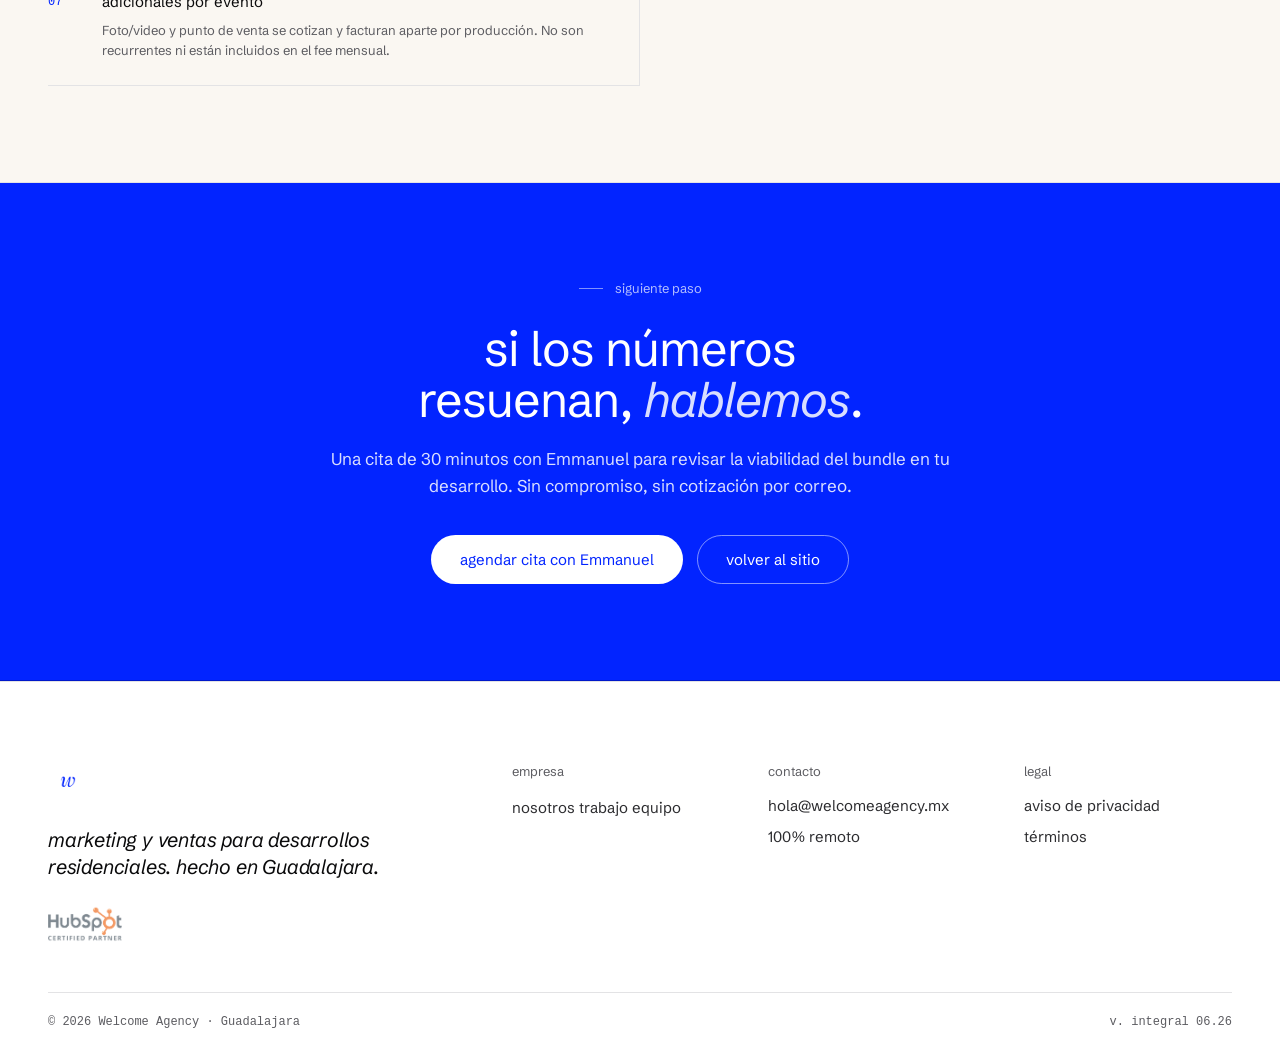
<file: integral.html>
<!doctype html>
<html lang="es">
<head>
<meta charset="utf-8">
<title>Welcome Agency | cotización integral · Welcome × NEL</title>
<meta name="viewport" content="width=device-width, initial-scale=1">
<meta name="description" content="Cotización integral Welcome × NEL: Performance Plus + producción creativa en un solo contrato. Un fee mensual, un equipo.">

<!-- Favicon -->
<link rel="icon" type="image/png" href="assets/favicon.png">
<link rel="apple-touch-icon" href="assets/favicon.png">

<!-- Open Graph / WhatsApp -->
<meta property="og:type" content="website">
<meta property="og:title" content="Welcome Agency | cotización integral · Welcome × NEL">
<meta property="og:description" content="Performance Plus de Welcome + producción creativa de NEL en un solo contrato.">
<meta property="og:image" content="https://welcomeagency.mx/assets/favicon.png">
<meta property="og:url" content="https://welcomeagency.mx/integral">
<meta property="og:site_name" content="Welcome Agency">

<!-- Twitter Card -->
<meta name="twitter:card" content="summary">
<meta name="twitter:title" content="Welcome Agency | cotización integral">
<meta name="twitter:description" content="Performance Plus de Welcome + producción creativa de NEL en un solo contrato.">
<meta name="twitter:image" content="https://welcomeagency.mx/assets/favicon.png">

<link rel="preconnect" href="https://fonts.googleapis.com">
<link rel="preconnect" href="https://fonts.gstatic.com" crossorigin>
<link href="https://fonts.googleapis.com/css2?family=Schibsted+Grotesk:ital,wght@0,400..900;1,400..900&display=swap" rel="stylesheet">
<style>
/* ============================================================
   WELCOME AGENCY — Cotización Integral (Welcome × NEL)
   Misma design system: Schibsted Grotesk 400, no bold, lowercase
   en títulos, no emoji, no serif, pill buttons.
   ============================================================ */
:root {
  --welcome-blue:        #0224FF;
  --welcome-blue-deep:   #0118C9;
  --welcome-blue-bright: #2A47FF;
  --welcome-blue-tint:   #E5E8FF;
  --welcome-blue-soft:   #F2F3FF;
  --paper:        #FFFFFF;
  --paper-warm:   #FAF7F2;
  --ink:          #0A0A0B;
  --ink-2:        #2C2C2F;
  --ink-3:        #5C5C61;
  --ink-4:        #8A8A90;
  --rule:         #E3E3E5;
  --font-sans: 'Schibsted Grotesk', 'Helvetica Neue', Helvetica, Arial, sans-serif;
  --font-mono: ui-monospace, 'SF Mono', Menlo, Consolas, monospace;
  --ease: cubic-bezier(.2,.6,.2,1);
}
*, *::before, *::after { box-sizing: border-box; }
html { -webkit-font-smoothing: antialiased; -moz-osx-font-smoothing: grayscale; scroll-behavior: smooth; }
body {
  margin: 0;
  font-family: var(--font-sans);
  font-size: 16px;
  line-height: 1.5;
  color: var(--ink);
  background: var(--paper);
  font-variation-settings: 'wght' 400;
  font-weight: 400;
}
h1,h2,h3,h4,p { margin: 0; font-weight: 400; font-variation-settings: 'wght' 400; }
a { color: inherit; text-decoration: none; }
img { display: block; max-width: 100%; }
strong, b { font-weight: 400; font-style: italic; }

/* ---- NAV ---- */
.nav {
  display: flex; align-items: center; justify-content: space-between;
  padding: 20px 48px;
  border-bottom: 1px solid var(--rule);
  background: #fff;
  position: sticky; top: 0; z-index: 20;
}
.nav__logo { height: 32px; width: 32px; object-fit: contain; }
.nav__links { display: flex; gap: 28px; font-size: 14px; }
.nav__links a { color: var(--ink-2); transition: color .18s var(--ease); }
.nav__links a:hover { color: var(--welcome-blue); }
.nav__left { display: flex; align-items: center; gap: 40px; }
.btn {
  font-family: inherit; font-weight: 400; font-size: 14px;
  border: 1px solid transparent; cursor: pointer;
  border-radius: 999px;
  transition: all .18s var(--ease);
  display: inline-flex; align-items: center; gap: 8px;
  text-decoration: none; line-height: 1;
  padding: 13px 22px;
  background: var(--welcome-blue); color: #fff;
}
.btn:hover { background: var(--welcome-blue-deep); }
.btn--sm { padding: 9px 16px; font-size: 13px; }
.btn--secondary { background: transparent; color: var(--ink); border-color: var(--ink); }
.btn--secondary:hover { background: var(--ink); color: #fff; }
.btn--white { background: #fff; color: var(--welcome-blue); }
.btn--white:hover { background: var(--welcome-blue-tint); }
.btn--lg { padding: 16px 28px; font-size: 15px; }

/* ---- SECTIONS ---- */
.section { padding: 96px 48px; border-bottom: 1px solid var(--rule); }
.section--warm { background: var(--paper-warm); }
.section--blue { background: var(--welcome-blue); color: #fff; border-bottom-color: var(--welcome-blue-deep); }
.section__inner { max-width: 1200px; margin: 0 auto; }
.section__eyebrow { font-size: 13px; color: var(--ink-3); margin-bottom: 24px; display: flex; align-items: center; gap: 12px; }
.section__eyebrow::before { content: ''; width: 24px; height: 1px; background: currentColor; flex-shrink: 0; }
.section--blue .section__eyebrow { color: rgba(255,255,255,.7); }
.section--blue .section__eyebrow::before { background: rgba(255,255,255,.5); }
.section__title {
  font-size: clamp(36px, 5vw, 64px);
  line-height: 1.08; letter-spacing: -.02em;
  max-width: 22ch; text-wrap: balance;
  margin-bottom: 32px;
}
.section__title em { font-style: italic; color: var(--welcome-blue); }
.section--blue .section__title em { color: rgba(255,255,255,.85); }
.section__desc {
  font-size: 18px; line-height: 1.6; color: var(--ink-2);
  max-width: 62ch; margin-bottom: 48px;
}
.section--blue .section__desc { color: rgba(255,255,255,.88); }

/* ---- HERO ---- */
.hero { padding: 120px 48px 96px; background: var(--paper-warm); position: relative; border-bottom: 1px solid var(--rule); }
.hero__inner { max-width: 1200px; margin: 0 auto; }
.hero__title {
  font-size: clamp(44px, 6.5vw, 84px);
  line-height: 1.08; letter-spacing: -.015em;
  max-width: 20ch; text-wrap: balance;
  margin-bottom: 40px;
}
.hero__title em { font-style: italic; color: var(--welcome-blue); }
.hero__below { display: grid; grid-template-columns: 1fr 1fr; gap: 64px; align-items: end; }
.hero__desc { font-size: 20px; line-height: 1.6; color: var(--ink-2); max-width: 50ch; }
.hero__actions { display: flex; gap: 14px; justify-content: flex-end; }
.hero__meta { position: absolute; bottom: 24px; right: 48px; font-family: var(--font-mono); font-size: 11px; color: var(--ink-3); }

/* ---- TIERS / qué incluye ---- */
.tiers { display: grid; grid-template-columns: 1fr 1fr; border-top: 1px solid var(--ink); border-bottom: 1px solid var(--ink); margin-top: 40px; }
.tier { padding: 40px 28px; border-right: 1px solid var(--rule); display: flex; flex-direction: column; }
.tier:last-child { border-right: 0; }
.tier--blue { background: var(--welcome-blue); color: #fff; }
.tier__eyebrow { font-size: 12px; color: var(--ink-3); margin-bottom: 8px; }
.tier--blue .tier__eyebrow { color: rgba(255,255,255,.7); }
.tier__name { font-size: 28px; letter-spacing: -.015em; margin-bottom: 6px; }
.tier__name em { font-style: italic; }
.tier__tagline { font-size: 14px; color: var(--ink-3); margin-bottom: 20px; line-height: 1.5; }
.tier--blue .tier__tagline { color: rgba(255,255,255,.8); }
.tier__kpi { background: var(--paper-warm); padding: 12px 14px; margin-bottom: 20px; border-left: 2px solid var(--welcome-blue); }
.tier--blue .tier__kpi { background: rgba(255,255,255,.12); border-left-color: #fff; }
.tier__kpi-label { font-size: 10px; color: var(--welcome-blue); margin-bottom: 2px; }
.tier--blue .tier__kpi-label { color: rgba(255,255,255,.8); }
.tier__kpi-val { font-size: 14px; }
.tier__list { list-style: none; padding: 0; margin: 0; flex: 1; }
.tier__list li { padding: 12px 0; border-bottom: 1px solid var(--rule); font-size: 14px; line-height: 1.5; color: var(--ink-2); display: flex; gap: 12px; }
.tier__list li:last-child { border-bottom: 0; }
.tier--blue .tier__list li { border-bottom-color: rgba(255,255,255,.18); color: rgba(255,255,255,.92); }
.tier__list-num { font-family: var(--font-mono); font-size: 11px; color: var(--welcome-blue); padding-top: 3px; flex-shrink: 0; }
.tier--blue .tier__list-num { color: rgba(255,255,255,.7); }
.tier__note { margin-top: 20px; font-size: 12px; color: var(--ink-3); line-height: 1.55; padding-top: 16px; border-top: 1px solid var(--rule); }
.tier--blue .tier__note { color: rgba(255,255,255,.7); border-top-color: rgba(255,255,255,.2); }
.tier__sublist { list-style: none; padding: 6px 0 0 22px; margin: 0; }
.tier__sublist li {
  padding: 4px 0; border: 0;
  font-size: 13px; line-height: 1.5; color: var(--ink-3);
  display: flex; gap: 10px;
}
.tier--blue .tier__sublist li { color: rgba(255,255,255,.78); }
.tier__sublist li::before {
  content: '·'; color: var(--welcome-blue); flex-shrink: 0; padding-top: 0;
}
.tier--blue .tier__sublist li::before { color: rgba(255,255,255,.55); }
.tier__group { display: flex; flex-direction: column; gap: 4px; flex: 1; }
.tier__group-name { font-style: italic; }

/* ---- SIMULADOR ---- */
.sim-box { border: 1px solid var(--ink); background: var(--paper); margin-top: 40px; }
.sim-box__head { padding: 24px 28px; border-bottom: 1px solid var(--ink); background: var(--paper-warm); }
.sim-box__head h3 { font-size: 24px; letter-spacing: -.015em; margin-bottom: 4px; }
.sim-box__head p { font-size: 13px; color: var(--ink-3); line-height: 1.5; }
.sim-box__body { padding: 32px 28px; }
.sim-row { margin-bottom: 32px; }
.sim-row:last-child { margin-bottom: 0; }
.sim-row__label { font-size: 12px; color: var(--ink-3); margin-bottom: 12px; display: block; }

/* Slider */
.slider { position: relative; padding: 6px 0 0; }
.slider__track { height: 4px; background: var(--rule); position: relative; border-radius: 2px; }
.slider__fill { position: absolute; left: 0; top: 0; height: 100%; background: var(--welcome-blue); border-radius: 2px; transition: width 80ms var(--ease); }
.slider__ticks { position: absolute; left: 0; top: 0; width: 100%; height: 100%; pointer-events: none; }
.slider__tick {
  position: absolute; top: 50%; width: 2px; height: 10px;
  background: var(--ink-4); transform: translate(-50%, -50%);
  border-radius: 1px;
}
.slider__tick.is-active { background: var(--welcome-blue); }
.slider__tick.is-anchor { background: var(--ink); height: 14px; width: 2px; }
.slider input[type=range] {
  -webkit-appearance: none; appearance: none;
  width: 100%; height: 36px; background: transparent;
  cursor: pointer; position: absolute; top: -16px; left: 0; margin: 0;
}
.slider input[type=range]::-webkit-slider-thumb {
  -webkit-appearance: none; width: 22px; height: 22px; border-radius: 50%;
  background: var(--welcome-blue); border: 3px solid var(--paper);
  box-shadow: 0 1px 4px rgba(10,10,11,.2); cursor: pointer;
}
.slider input[type=range]::-moz-range-thumb {
  width: 22px; height: 22px; border-radius: 50%;
  background: var(--welcome-blue); border: 3px solid var(--paper);
  box-shadow: 0 1px 4px rgba(10,10,11,.2); cursor: pointer;
}
.slider__ends { display: flex; justify-content: space-between; margin-top: 18px; font-size: 11px; color: var(--ink-3); gap: 16px; }
.slider__end { display: flex; flex-direction: column; gap: 6px; }
.slider__end--right { align-items: flex-end; text-align: right; }
.slider__chip {
  display: inline-flex; align-items: center; gap: 6px;
  background: var(--welcome-blue-soft); color: var(--welcome-blue);
  padding: 4px 10px; border-radius: 999px; font-size: 10px;
  letter-spacing: .04em;
}
.slider__pos-meta { font-size: 11px; color: var(--ink-3); }

/* Position pill (current position indicator) */
.sim-position {
  display: flex; align-items: center; gap: 10px;
  margin-bottom: 14px;
}
.sim-position__pill {
  background: var(--ink); color: #fff;
  padding: 5px 12px; border-radius: 999px;
  font-size: 11px; letter-spacing: .04em;
  font-variant-numeric: tabular-nums;
}
.sim-position__pill--ancla { background: var(--welcome-blue); }
.sim-position__hint { font-size: 12px; color: var(--ink-3); }

/* Hero numbers */
.sim-hero { display: grid; grid-template-columns: 1.4fr 1fr; margin-top: 32px; border: 1px solid var(--ink); }
.sim-hero__cell { padding: 36px 32px 32px; }
.sim-hero__cell--blue { background: var(--welcome-blue); color: #fff; }
.sim-hero__cell--ink { background: var(--ink); color: #fff; }
.sim-hero__label { font-size: 11px; letter-spacing: .1em; color: rgba(255,255,255,.7); margin-bottom: 18px; text-transform: lowercase; }
.sim-hero__num { font-size: clamp(44px, 7vw, 72px); line-height: .92; letter-spacing: -.04em; font-variant-numeric: tabular-nums; margin-bottom: 14px; }
.sim-hero__meta { font-size: 13px; color: rgba(255,255,255,.78); line-height: 1.4; }
.sim-foot {
  padding: 18px 28px; border-top: 1px solid var(--rule);
  background: var(--paper-warm); font-size: 11px; color: var(--ink-3); line-height: 1.6;
}

/* ---- ADICIONALES ---- */
.adds-grid { display: grid; grid-template-columns: 1fr 1fr; gap: 0; border-top: 1px solid var(--ink); border-bottom: 1px solid var(--ink); margin-top: 40px; }
.add-card { padding: 36px 28px; border-right: 1px solid var(--rule); display: flex; flex-direction: column; gap: 14px; }
.add-card:last-child { border-right: 0; }
.add-card__eyebrow { font-size: 12px; color: var(--ink-3); }
.add-card__name { font-size: 24px; letter-spacing: -.015em; }
.add-card__price { font-size: clamp(32px, 4vw, 44px); line-height: 1; letter-spacing: -.03em; color: var(--welcome-blue); font-variant-numeric: tabular-nums; margin-top: 6px; }
.add-card__price--tbd { color: var(--ink); font-style: italic; }
.add-card__meta { font-size: 13px; color: var(--ink-3); line-height: 1.5; margin-top: auto; padding-top: 14px; border-top: 1px solid var(--rule); }

/* ---- TERMS ---- */
.terms-grid { display: grid; grid-template-columns: 1fr 1fr; gap: 0; border-top: 1px solid var(--rule); margin-top: 40px; }
.terms-item { display: grid; grid-template-columns: 40px 1fr; gap: 14px; padding: 24px 0; padding-right: 28px; border-bottom: 1px solid var(--rule); border-right: 1px solid var(--rule); align-items: start; }
.terms-item:nth-child(2n) { border-right: 0; padding-right: 0; padding-left: 28px; }
.terms-item__num { font-family: var(--font-mono); font-size: 12px; color: var(--welcome-blue); padding-top: 2px; }
.terms-item h4 { font-size: 15px; margin-bottom: 6px; }
.terms-item p { font-size: 13px; color: var(--ink-3); line-height: 1.6; }

/* ---- DD CTA ---- */
.dd-cta { text-align: center; max-width: 680px; margin: 0 auto; }
.dd-cta__title { font-size: clamp(32px, 4vw, 48px); line-height: 1.08; letter-spacing: -.02em; margin-bottom: 20px; text-wrap: balance; }
.dd-cta__title em { font-style: italic; color: rgba(255,255,255,.85); }
.dd-cta__desc { font-size: 17px; color: rgba(255,255,255,.85); line-height: 1.55; margin-bottom: 36px; }

/* ---- FOOTER ---- */
.footer {
  background: #fff; padding: 80px 48px 32px; border-top: 1px solid var(--rule);
}
.footer__inner { max-width: 1200px; margin: 0 auto; }
.footer__grid { display: grid; grid-template-columns: 2fr 1fr 1fr 1fr; gap: 48px; padding-bottom: 48px; border-bottom: 1px solid var(--rule); }
.footer__logo { height: 40px; width: 40px; margin-bottom: 24px; }
.footer__tagline { font-style: italic; font-size: 20px; line-height: 1.35; color: var(--ink); max-width: 28ch; letter-spacing: -.01em; }
.footer__col-header { font-size: 13px; color: var(--ink-3); margin-bottom: 14px; }
.footer__col-link { font-size: 15px; margin-bottom: 8px; color: var(--ink-2); cursor: pointer; transition: color .18s; }
.footer__col-link:hover { color: var(--welcome-blue); }
.footer__bottom { padding-top: 20px; display: flex; justify-content: space-between; font-size: 12px; color: var(--ink-3); font-family: var(--font-mono); }

/* ---- REVEAL ---- */
.reveal { opacity: 0; transform: translateY(12px); transition: opacity .6s var(--ease), transform .6s var(--ease); }
.reveal.visible { opacity: 1; transform: translateY(0); }

/* ---- RESPONSIVE ---- */
@media (max-width: 960px) {
  .nav, .hero, .section, .footer { padding-left: 24px; padding-right: 24px; }
  .hero__below { grid-template-columns: 1fr; gap: 32px; }
  .hero__actions { justify-content: flex-start; }
  .tiers { grid-template-columns: 1fr; }
  .tier { border-right: 0; border-bottom: 1px solid var(--rule); }
  .tier:last-child { border-bottom: 0; }
  .sim-hero { grid-template-columns: 1fr; }
  .adds-grid { grid-template-columns: 1fr; }
  .add-card { border-right: 0; border-bottom: 1px solid var(--rule); }
  .add-card:last-child { border-bottom: 0; }
  .terms-grid { grid-template-columns: 1fr; }
  .terms-item { border-right: 0; padding-right: 0; }
  .terms-item:nth-child(2n) { padding-left: 0; }
  .footer__grid { grid-template-columns: 1fr 1fr; }
}
@media (max-width: 600px) {
  .nav__links { display: none; }
  .hero__title { font-size: clamp(34px, 10vw, 56px); }
  .footer__grid { grid-template-columns: 1fr; }
  .slider__ends { flex-direction: column; gap: 18px; }
  .slider__end--right { align-items: flex-start; text-align: left; }
}
</style>
</head>
<body>

<!-- ======== NAV ======== -->
<nav class="nav">
  <div class="nav__left">
    <a href="/"><img src="assets/logo-w-blue.png" alt="Welcome" class="nav__logo"></a>
    <div class="nav__links">
      <a href="/#nosotros">nosotros</a>
      <a href="/#metodo">m&eacute;todo</a>
      <a href="/#portafolio">portafolio</a>
      <a href="/#precios">precios</a>
    </div>
  </div>
  <a href="#simulador" class="btn btn--sm">ver simulador</a>
</nav>

<!-- ======== HERO ======== -->
<section class="hero" id="top">
  <div class="hero__inner">
    <div class="section__eyebrow reveal">cotizaci&oacute;n integral &middot; Welcome &times; NEL</div>
    <h1 class="hero__title reveal">
      sistema comercial <em>+ creativo</em>, un solo contrato.
    </h1>
    <div class="hero__below reveal">
      <p class="hero__desc">
        Performance Plus de Welcome m&aacute;s la producci&oacute;n creativa de NEL,
        empaquetado en un fee mensual. Un equipo, una factura, una conversaci&oacute;n.
        Sin coordinar dos proveedores ni partir la responsabilidad del resultado comercial.
      </p>
      <div class="hero__actions">
        <a href="#simulador" class="btn btn--lg">ir al simulador</a>
        <a href="#incluye" class="btn btn--secondary btn--lg">qu&eacute; incluye</a>
      </div>
    </div>
  </div>
  <div class="hero__meta">Welcome &times; NEL &middot; bundle integral</div>
</section>

<!-- ======== QU&Eacute; INCLUYE ======== -->
<section class="section" id="incluye">
  <div class="section__inner">
    <div class="section__eyebrow reveal">qu&eacute; incluye</div>
    <h2 class="section__title reveal">dos componentes, <em>un mismo bundle</em>.</h2>
    <p class="section__desc reveal">
      Welcome lleva la operaci&oacute;n comercial y la trazabilidad del canal digital.
      NEL aporta la producci&oacute;n creativa que alimenta esa operaci&oacute;n.
      No son dos contratos sumados: es un solo sistema con un solo punto de contacto.
    </p>
    <div class="tiers reveal">
      <article class="tier">
        <div class="tier__eyebrow">componente 01 &middot; Welcome</div>
        <div class="tier__name">performance <em>plus</em></div>
        <div class="tier__tagline">Sistema comercial completo: pauta, calificaci&oacute;n y acompa&ntilde;amiento al equipo de ventas. KPI defendido: costo por visita al proyecto.</div>
        <div class="tier__kpi">
          <div class="tier__kpi-label">KPI defendido</div>
          <div class="tier__kpi-val">costo por visita al proyecto</div>
        </div>
        <ul class="tier__list">
          <li><span class="tier__list-num">01</span><span>Estrategia y ejecuci&oacute;n de pauta digital: Meta, Google Ads, program&aacute;tico.</span></li>
          <li><span class="tier__list-num">02</span><span>Optimizaci&oacute;n semanal de campa&ntilde;as y creativos. Iteraci&oacute;n sobre data.</span></li>
          <li><span class="tier__list-num">03</span><span>Generaci&oacute;n y calificaci&oacute;n de leads bajo definici&oacute;n consensuada.</span></li>
          <li><span class="tier__list-num">04</span><span>Reuni&oacute;n semanal con el director comercial. Indicadores y siguientes pasos.</span></li>
          <li><span class="tier__list-num">05</span><span>Setup de tracking completo: p&iacute;xeles, eventos, UTMs, atribuci&oacute;n entre canales.</span></li>
          <li><span class="tier__list-num">06</span><span>Reporte mensual con trazabilidad por campa&ntilde;a, creativo y unidad.</span></li>
          <li><span class="tier__list-num">07</span><span>Welcome coordina el proceso de calificaci&oacute;n con el equipo comercial del desarrollador.</span></li>
          <li><span class="tier__list-num">08</span><span>Onboarding inicial de 2 d&iacute;as con el equipo. Gu&iacute;as de prospecci&oacute;n y seguimiento.</span></li>
          <li><span class="tier__list-num">09</span><span>Sesi&oacute;n semanal con asesores. Diagn&oacute;stico, qu&eacute; atora, qu&eacute; funciona.</span></li>
          <li><span class="tier__list-num">10</span><span>Auditor&iacute;a de tiempos de respuesta y conversi&oacute;n por etapa del funnel.</span></li>
          <li><span class="tier__list-num">11</span><span>Diagn&oacute;stico continuo del proceso comercial reportado al director comercial.</span></li>
        </ul>
        <div class="tier__note">No incluye al Lead Qualifier / CSR. Esa figura la pone el desarrollador. Welcome la capacita y le da seguimiento operativo.</div>
      </article>
      <article class="tier tier--blue">
        <div class="tier__eyebrow">componente 02 &middot; NEL</div>
        <div class="tier__name">paquete <em>creativo</em></div>
        <div class="tier__tagline">Producci&oacute;n creativa recurrente que alimenta el sistema comercial. Fijo mensual integrado al bundle.</div>
        <div class="tier__kpi">
          <div class="tier__kpi-label">formato</div>
          <div class="tier__kpi-val">fijo mensual &middot; incluido en el bundle</div>
        </div>
        <ul class="tier__list">
          <li>
            <span class="tier__list-num">01</span>
            <div class="tier__group">
              <span class="tier__group-name">dise&ntilde;os offline</span>
              <ul class="tier__sublist">
                <li><span>6 piezas / mes &middot; impresos y exteriores</span></li>
                <li><span>Flyers, carteles, espectaculares, material POP</span></li>
                <li><span>Concepto, maquetaci&oacute;n y entregables en alta resoluci&oacute;n</span></li>
              </ul>
            </div>
          </li>
          <li>
            <span class="tier__list-num">02</span>
            <div class="tier__group">
              <span class="tier__group-name">estrategia de contenidos</span>
              <ul class="tier__sublist">
                <li><span>Pilares de contenido y calendario editorial</span></li>
                <li><span>L&iacute;nea de voz y tono de marca anclados al funnel comercial</span></li>
                <li><span>Objetivos por canal</span></li>
              </ul>
            </div>
          </li>
          <li>
            <span class="tier__list-num">03</span>
            <div class="tier__group">
              <span class="tier__group-name">social media management</span>
              <ul class="tier__sublist">
                <li><span>Creaci&oacute;n de contenido: copies, im&aacute;genes y video</span></li>
                <li><span>Toma de foto y video para redes incluida (Instagram feed/stories/reels &middot; TikTok vertical)</span></li>
                <li><span>Publicaci&oacute;n y monitoreo de comunidad</span></li>
                <li><span>Atenci&oacute;n a comentarios y DMs con automatizaci&oacute;n (Auto&middot;DM 24/7)</span></li>
              </ul>
            </div>
          </li>
        </ul>
        <div class="tier__note">El componente creativo es un fijo mensual integrado al bundle, sin desglose por servicio. Welcome opera como punto de contacto &uacute;nico.</div>
      </article>
    </div>
  </div>
</section>

<!-- ======== SIMULADOR ======== -->
<section class="section section--warm" id="simulador">
  <div class="section__inner">
    <div class="section__eyebrow reveal">simulador integral</div>
    <h2 class="section__title reveal">elige tu mix. <em>ve los n&uacute;meros</em>.</h2>
    <p class="section__desc reveal">
      Ocho posiciones discretas entre dos extremos: m&aacute;s fijo y menos comisi&oacute;n,
      o menos fijo con m&aacute;s upside por venta del canal digital. La producci&oacute;n
      creativa de NEL va incluida en el fee de todas las posiciones &mdash; no se cobra aparte.
      Montos MXN antes de IVA.
    </p>
    <div class="sim-box reveal">
      <div class="sim-box__head">
        <h3>mix fijo / variable</h3>
        <p>Mueve el slider entre las ocho posiciones. Los extremos est&aacute;n marcados como opciones recomendadas (m&aacute;s predecible o m&aacute;s upside).</p>
      </div>
      <div class="sim-box__body">

        <!-- Slider -->
        <div class="sim-row">
          <div class="sim-position">
            <span class="sim-position__pill" id="posPill">posici&oacute;n 1 de 8</span>
            <span class="sim-position__hint" id="posHint">m&aacute;s predecible &middot; opci&oacute;n B</span>
          </div>
          <span class="sim-row__label">mix fijo / variable (8 posiciones)</span>
          <div class="slider">
            <div class="slider__track">
              <div class="slider__fill" id="sliderFill" style="width:0%"></div>
              <div class="slider__ticks" id="sliderTicks"></div>
            </div>
            <input type="range" id="feeSlider" min="0" max="7" step="1" value="0" aria-label="mix fijo variable, ocho posiciones">
          </div>
          <div class="slider__ends">
            <div class="slider__end">
              <span class="slider__chip">opci&oacute;n B &middot; m&aacute;s predecible</span>
              <span class="slider__pos-meta">$135,000 + IVA &middot; 0.25% comisi&oacute;n</span>
            </div>
            <div class="slider__end slider__end--right">
              <span class="slider__chip">opci&oacute;n A &middot; m&aacute;s upside</span>
              <span class="slider__pos-meta">$100,000 + IVA &middot; 2.00% comisi&oacute;n</span>
            </div>
          </div>
        </div>

        <!-- Hero numbers -->
        <div class="sim-hero">
          <div class="sim-hero__cell sim-hero__cell--blue">
            <div class="sim-hero__label">fee fijo total &middot; mes</div>
            <div class="sim-hero__num" id="heroFee">$135,000</div>
            <div class="sim-hero__meta" id="heroFeeMeta">MXN + IVA &middot; Welcome &times; NEL &middot; un solo fee integral</div>
          </div>
          <div class="sim-hero__cell sim-hero__cell--ink">
            <div class="sim-hero__label">comisi&oacute;n por venta</div>
            <div class="sim-hero__num" id="heroVar">0.25%</div>
            <div class="sim-hero__meta">sobre precio de venta &middot; canal digital</div>
          </div>
        </div>

      </div>
      <div class="sim-foot">
        Comisi&oacute;n calculada sobre precio de venta del canal digital. La pauta digital es independiente del fee y su monto se define en conjunto a partir de tu presupuesto de marketing y los resultados esperados. Previo al arranque se realiza un due diligence del desarrollo para confirmar la factibilidad del modelo. Contrato a 6 meses.
      </div>
    </div>
  </div>
</section>

<!-- ======== ADICIONALES ======== -->
<section class="section" id="adicionales">
  <div class="section__inner">
    <div class="section__eyebrow reveal">adicionales on-demand</div>
    <h2 class="section__title reveal">servicios por evento, <em>fuera del fee mensual</em>.</h2>
    <p class="section__desc reveal">
      Producciones puntuales que no se cobran de manera recurrente. Se cotizan y facturan
      por evento, fuera del bundle integral.
    </p>
    <div class="adds-grid reveal">
      <article class="add-card">
        <div class="add-card__eyebrow">adicional 01</div>
        <div class="add-card__name">foto y video</div>
        <div class="add-card__price">$21,000</div>
        <div class="add-card__meta">MXN + IVA &middot; por producci&oacute;n dedicada (campa&ntilde;a / sesi&oacute;n especial) + pago a fot&oacute;grafo o video&oacute;grafo seg&uacute;n necesidad. La foto y video del d&iacute;a a d&iacute;a de redes ya va incluida en el componente creativo.</div>
      </article>
      <article class="add-card">
        <div class="add-card__eyebrow">adicional 02</div>
        <div class="add-card__name">punto de venta</div>
        <div class="add-card__price add-card__price--tbd">a cotizar</div>
        <div class="add-card__meta">Experiencia en sitio &middot; sales center, materiales POS y direcci&oacute;n de la experiencia f&iacute;sica del prospecto. Alcance y costo a definir por proyecto.</div>
      </article>
    </div>
  </div>
</section>

<!-- ======== TERMS ======== -->
<section class="section section--warm">
  <div class="section__inner">
    <div class="section__eyebrow reveal">t&eacute;rminos comerciales</div>
    <h2 class="section__title reveal">letra chica, <em>sin trampas</em>.</h2>
    <div class="terms-grid reveal">
      <div class="terms-item">
        <div class="terms-item__num">01</div>
        <div><h4>contrato m&iacute;nimo de seis meses</h4><p>El periodo m&iacute;nimo refleja el tiempo necesario para calibrar la l&iacute;nea base, consolidar la operaci&oacute;n y entregar resultados medibles.</p></div>
      </div>
      <div class="terms-item">
        <div class="terms-item__num">02</div>
        <div><h4>componente creativo incluido</h4><p>El componente creativo (NEL) es un fijo mensual incluido en el bundle. No se desglosa por servicio ni se factura aparte: una sola factura, un solo punto de contacto.</p></div>
      </div>
      <div class="terms-item">
        <div class="terms-item__num">03</div>
        <div><h4>monto de pauta se define en conjunto</h4><p>Hacemos un an&aacute;lisis previo del presupuesto de marketing con el que cuentas y los resultados que esperas. A partir de ah&iacute; definimos el monto adecuado de pauta digital para ejecutar el modelo. Esa inversi&oacute;n es independiente del fee y se administra en la cuenta del desarrollador.</p></div>
      </div>
      <div class="terms-item">
        <div class="terms-item__num">04</div>
        <div><h4>el primer mes es de onboarding</h4><p>Due diligence, setup t&eacute;cnico, definici&oacute;n de KPIs y alineaci&oacute;n con el equipo comercial. Se factura el fee fijo completo.</p></div>
      </div>
      <div class="terms-item">
        <div class="terms-item__num">05</div>
        <div><h4>due diligence previo</h4><p>Antes del arranque revisamos viabilidad del canal digital para el desarrollo. Si no hay factibilidad, lo decimos antes de firmar.</p></div>
      </div>
      <div class="terms-item">
        <div class="terms-item__num">06</div>
        <div><h4>renovaci&oacute;n con condiciones revisables</h4><p>Al t&eacute;rmino del contrato inicial, las condiciones pueden ser revisadas en funci&oacute;n del desempe&ntilde;o obtenido y la evoluci&oacute;n del portafolio.</p></div>
      </div>
      <div class="terms-item">
        <div class="terms-item__num">07</div>
        <div><h4>adicionales por evento</h4><p>Foto/video y punto de venta se cotizan y facturan aparte por producci&oacute;n. No son recurrentes ni est&aacute;n incluidos en el fee mensual.</p></div>
      </div>
    </div>
  </div>
</section>

<!-- ======== CTA ======== -->
<section class="section section--blue" id="cta">
  <div class="section__inner">
    <div class="dd-cta reveal">
      <div class="section__eyebrow" style="justify-content:center">siguiente paso</div>
      <div class="dd-cta__title">si los n&uacute;meros resuenan, <em>hablemos</em>.</div>
      <div class="dd-cta__desc">
        Una cita de 30 minutos con Emmanuel para revisar la viabilidad del bundle
        en tu desarrollo. Sin compromiso, sin cotizaci&oacute;n por correo.
      </div>
      <div style="display:flex;gap:14px;justify-content:center;flex-wrap:wrap">
        <a href="https://calendar.app.google/CzqVdz3yWwfiVQ219" target="_blank" class="btn btn--white btn--lg">agendar cita con Emmanuel</a>
        <a href="/" class="btn btn--lg" style="background:transparent;border:1px solid rgba(255,255,255,.5);color:#fff">volver al sitio</a>
      </div>
    </div>
  </div>
</section>

<!-- ======== FOOTER ======== -->
<footer class="footer">
  <div class="footer__inner">
    <div class="footer__grid">
      <div>
        <img src="assets/logo-w-blue.png" alt="Welcome" class="footer__logo">
        <div class="footer__tagline">marketing y ventas para desarrollos residenciales. hecho en Guadalajara.</div>
        <div style="margin-top:24px;display:flex;align-items:center;gap:12px">
          <img src="assets/hubspot-partner.png" alt="HubSpot Certified Partner" style="height:40px;width:auto;opacity:.7">
        </div>
      </div>
      <div>
        <div class="footer__col-header">empresa</div>
        <a class="footer__col-link" href="/#nosotros">nosotros</a>
        <a class="footer__col-link" href="/#portafolio">trabajo</a>
        <a class="footer__col-link" href="/#nosotros">equipo</a>
      </div>
      <div>
        <div class="footer__col-header">contacto</div>
        <div class="footer__col-link">hola@welcomeagency.mx</div>
        <div class="footer__col-link">100% remoto</div>
      </div>
      <div>
        <div class="footer__col-header">legal</div>
        <div class="footer__col-link">aviso de privacidad</div>
        <div class="footer__col-link">t&eacute;rminos</div>
      </div>
    </div>
    <div class="footer__bottom">
      <span>&copy; 2026 Welcome Agency &middot; Guadalajara</span>
      <span>v. integral 06.26</span>
    </div>
  </div>
</footer>

<script>
(function(){
  // ============================================================
  // COTIZACIÓN INTEGRAL — config
  // ============================================================
  var CONFIG = {
    nelFijoMensual: 60000,
    ivaNota: "+ IVA",
    posicionesSlider: [
      { fijoWelcome: 75000, comision: 0.0025 },
      { fijoWelcome: 70000, comision: 0.0050 },
      { fijoWelcome: 65000, comision: 0.0075 },
      { fijoWelcome: 60000, comision: 0.0100 },
      { fijoWelcome: 55000, comision: 0.0125 },
      { fijoWelcome: 50000, comision: 0.0150 },
      { fijoWelcome: 45000, comision: 0.0175 },
      { fijoWelcome: 40000, comision: 0.0200 },
    ],
    anclas: { A: 7, B: 0 }, // A = más upside (pos 8), B = más predecible (pos 1)
    markupAdicionales: 1.5,
  };

  function fmtMXN(n){ return '$' + Math.round(n).toLocaleString('en-US'); }
  function fmtPct(p){ return (p * 100).toFixed(2) + '%'; }

  var $ = function(id){ return document.getElementById(id); };

  // Render slider tick marks
  function renderTicks(activeIdx){
    var ticks = $('sliderTicks');
    ticks.innerHTML = '';
    var n = CONFIG.posicionesSlider.length;
    for(var i = 0; i < n; i++){
      var t = document.createElement('div');
      t.className = 'slider__tick';
      if(i === CONFIG.anclas.A || i === CONFIG.anclas.B) t.classList.add('is-anchor');
      if(i <= activeIdx) t.classList.add('is-active');
      t.style.left = (i / (n - 1)) * 100 + '%';
      ticks.appendChild(t);
    }
  }

  function render(idx){
    var pos = CONFIG.posicionesSlider[idx];
    var totalFijo = pos.fijoWelcome + CONFIG.nelFijoMensual;
    var n = CONFIG.posicionesSlider.length;

    $('sliderFill').style.width = (n > 1 ? (idx / (n - 1)) * 100 : 0) + '%';
    renderTicks(idx);

    $('heroFee').textContent = fmtMXN(totalFijo);
    $('heroVar').textContent = fmtPct(pos.comision);
    $('heroFeeMeta').textContent = 'MXN ' + CONFIG.ivaNota + ' · Welcome × NEL · un solo fee integral';

    var pill = $('posPill');
    var hint = $('posHint');
    pill.textContent = 'posición ' + (idx + 1) + ' de ' + n;
    pill.classList.remove('sim-position__pill--ancla');

    if(idx === CONFIG.anclas.B){
      pill.classList.add('sim-position__pill--ancla');
      hint.textContent = 'más predecible · opción B recomendada';
    } else if(idx === CONFIG.anclas.A){
      pill.classList.add('sim-position__pill--ancla');
      hint.textContent = 'más upside · opción A recomendada';
    } else {
      hint.textContent = 'mix balanceado entre fijo y comisión';
    }
  }

  var slider = $('feeSlider');
  slider.min = 0;
  slider.max = CONFIG.posicionesSlider.length - 1;
  slider.step = 1;
  slider.value = 0;
  slider.addEventListener('input', function(){
    render(parseInt(this.value, 10));
  });

  render(0);

  // ============================================================
  // REVEALS
  // ============================================================
  var revealEls = document.querySelectorAll('.reveal');
  var obs = new IntersectionObserver(function(entries){
    entries.forEach(function(e, i){
      if(e.isIntersecting){
        setTimeout(function(){ e.target.classList.add('visible'); }, i * 40);
        obs.unobserve(e.target);
      }
    });
  }, { threshold: 0.12 });
  revealEls.forEach(function(el){ obs.observe(el); });

  // Smooth scroll
  document.querySelectorAll('a[href^="#"]').forEach(function(a){
    a.addEventListener('click', function(ev){
      var href = a.getAttribute('href');
      if(href === '#') return;
      var t = document.querySelector(href);
      if(t){ ev.preventDefault(); t.scrollIntoView({ behavior: 'smooth', block: 'start' }); }
    });
  });
})();
</script>
</body>
</html>
</file>
